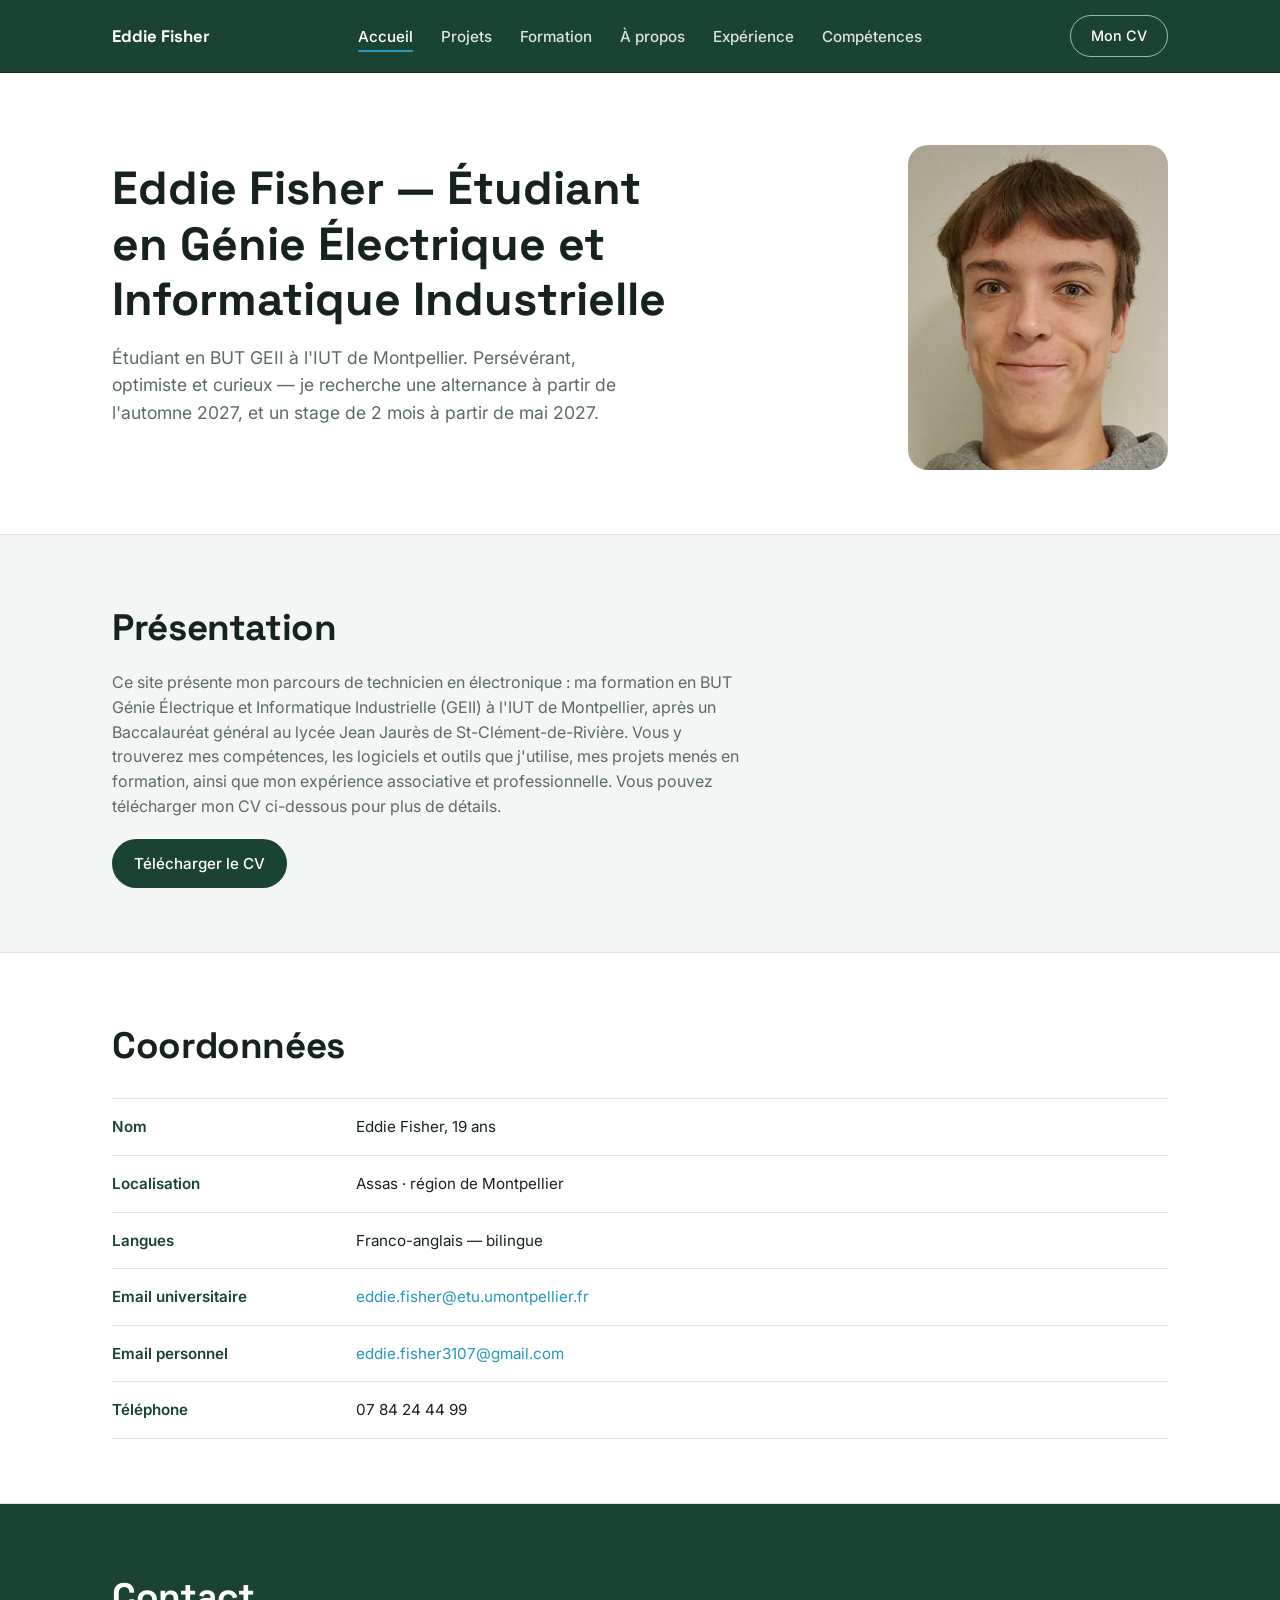
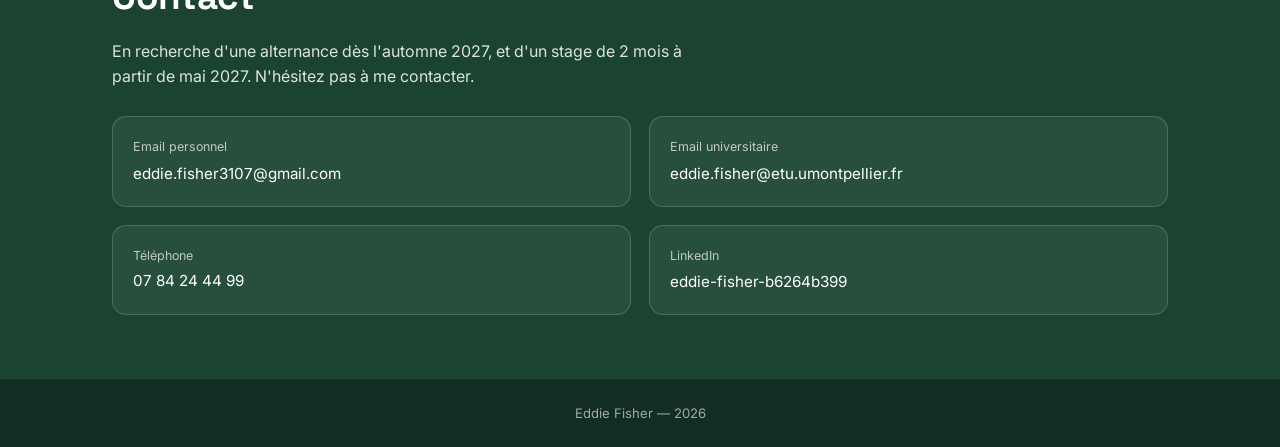
<file: index.html>
<!DOCTYPE html>
<html lang="fr">
<head>
<meta charset="UTF-8">
<meta name="viewport" content="width=device-width, initial-scale=1.0">
<title>Eddie Fisher — Génie Électrique &amp; Informatique Industrielle</title>
<meta name="description" content="Portfolio d'Eddie Fisher, étudiant en BUT GEII à l'IUT de Montpellier, en recherche d'alternance (automne 2027) et de stage de 2 mois (mai 2027).">
<!-- apercu-lien : aperçu affiché quand on partage le lien (LinkedIn, WhatsApp, etc.) -->
<meta property="og:type" content="website">
<meta property="og:locale" content="fr_FR">
<meta property="og:site_name" content="Eddie Fisher">
<meta property="og:title" content="Eddie Fisher — Étudiant en Génie Électrique et Informatique Industrielle">
<meta property="og:description" content="Portfolio d'Eddie Fisher, étudiant en BUT GEII à l'IUT de Montpellier, en recherche d'alternance (automne 2027) et de stage de 2 mois (mai 2027).">
<meta property="og:url" content="https://eddiefisher3107.github.io/">
<meta property="og:image" content="https://eddiefisher3107.github.io/assets/og-image.png">
<meta property="og:image:width" content="1200">
<meta property="og:image:height" content="630">
<meta property="og:image:alt" content="Eddie Fisher, étudiant en Génie Électrique et Informatique Industrielle">
<meta name="twitter:card" content="summary_large_image">
<!-- /apercu-lien -->
<link rel="preconnect" href="https://fonts.googleapis.com">
<link rel="preconnect" href="https://fonts.gstatic.com" crossorigin>
<link href="https://fonts.googleapis.com/css2?family=Space+Grotesk:wght@400;500;600;700&family=Inter:wght@400;500;600&display=swap" rel="stylesheet">
<link rel="icon" href="assets/favicon.ico">
<link rel="icon" type="image/png" href="assets/favicon-32.png">
<link rel="stylesheet" href="assets/style.css">
</head>
<body>
<header>
  <div class="wrap nav">
    <a class="brand" href="index.html">Eddie Fisher</a>
    <nav><ul id="navlist"><li><a href="index.html" class="active">Accueil</a></li><li><a href="projets.html">Projets</a></li><li><a href="formation.html">Formation</a></li><li><a href="qui-suis-je.html">À propos</a></li><li><a href="experience.html">Expérience</a></li><li><a href="competences.html">Compétences</a></li></ul></nav>
    <div style="display:flex;align-items:center;gap:14px">
      <a class="cv-btn" href="assets/CV_Eddie_Fisher.pdf" download>Mon CV</a>
      <button class="menu-btn" id="menuBtn" aria-label="Menu">☰</button>
    </div>
  </div>
</header>

<section class="hero" id="profil">
  <div class="wrap hero-inner">
    <div>
      <h1>Eddie Fisher — Étudiant en Génie Électrique et Informatique Industrielle</h1>
      <p class="tagline">Étudiant en BUT GEII à l'IUT de Montpellier. Persévérant, optimiste et curieux — je recherche une alternance à partir de l'automne 2027, et un stage de 2 mois à partir de mai 2027.</p>
    </div>
    <div class="photo-frame"><img src="assets/img/eddie.jpg" alt="Eddie Fisher"></div>
  </div>
</section>

<section class="block" id="presentation">
  <div class="wrap">
    <h2>Présentation</h2>
    <p class="lead">Ce site présente mon parcours de technicien en électronique : ma formation en BUT Génie Électrique et Informatique Industrielle (GEII) à l'IUT de Montpellier, après un Baccalauréat général au lycée Jean Jaurès de St-Clément-de-Rivière. Vous y trouverez mes compétences, les logiciels et outils que j'utilise, mes projets menés en formation, ainsi que mon expérience associative et professionnelle. Vous pouvez télécharger mon CV ci-dessous pour plus de détails.</p>
    <div class="btn-row" style="margin-top:20px">
      <a class="btn btn-primary" href="assets/CV_Eddie_Fisher.pdf" download>Télécharger le CV</a>
    </div>
  </div>
</section>

<section class="block alt" id="coordonnees">
  <div class="wrap">
    <h2>Coordonnées</h2>
    <dl class="info-list">
      <div class="info-row"><dt>Nom</dt><dd>Eddie Fisher, 19 ans</dd></div>
      <div class="info-row"><dt>Localisation</dt><dd>Assas · région de Montpellier</dd></div>
      <div class="info-row"><dt>Langues</dt><dd>Franco-anglais — bilingue</dd></div>
      <div class="info-row"><dt>Email universitaire</dt><dd><a href="mailto:eddie.fisher@etu.umontpellier.fr">eddie.fisher@etu.umontpellier.fr</a></dd></div>
      <div class="info-row"><dt>Email personnel</dt><dd><a href="mailto:eddie.fisher3107@gmail.com">eddie.fisher3107@gmail.com</a></dd></div>
      <div class="info-row"><dt>Téléphone</dt><dd>07 84 24 44 99</dd></div>
    </dl>
  </div>
</section>
<section class="block" id="contact">
  <div class="wrap">
    <h2>Contact</h2>
    <p style="opacity:.85;max-width:60ch">En recherche d'une alternance dès l'automne 2027, et d'un stage de 2 mois à partir de mai 2027. N'hésitez pas à me contacter.</p>
    <div class="contact-grid">
      <div class="c-card"><div class="label">Email personnel</div><a href="mailto:eddie.fisher3107@gmail.com">eddie.fisher3107@gmail.com</a></div>
      <div class="c-card"><div class="label">Email universitaire</div><a href="mailto:eddie.fisher@etu.umontpellier.fr">eddie.fisher@etu.umontpellier.fr</a></div>
      <div class="c-card"><div class="label">Téléphone</div><p>07 84 24 44 99</p></div>
      <div class="c-card"><div class="label">LinkedIn</div><a href="http://www.linkedin.com/in/eddie-fisher-b6264b399" target="_blank" rel="noopener">eddie-fisher-b6264b399</a></div>
    </div>
  </div>
</section>
<footer>Eddie Fisher — 2026</footer>
<script src="assets/main.js"></script>
</body>
</html>
</file>
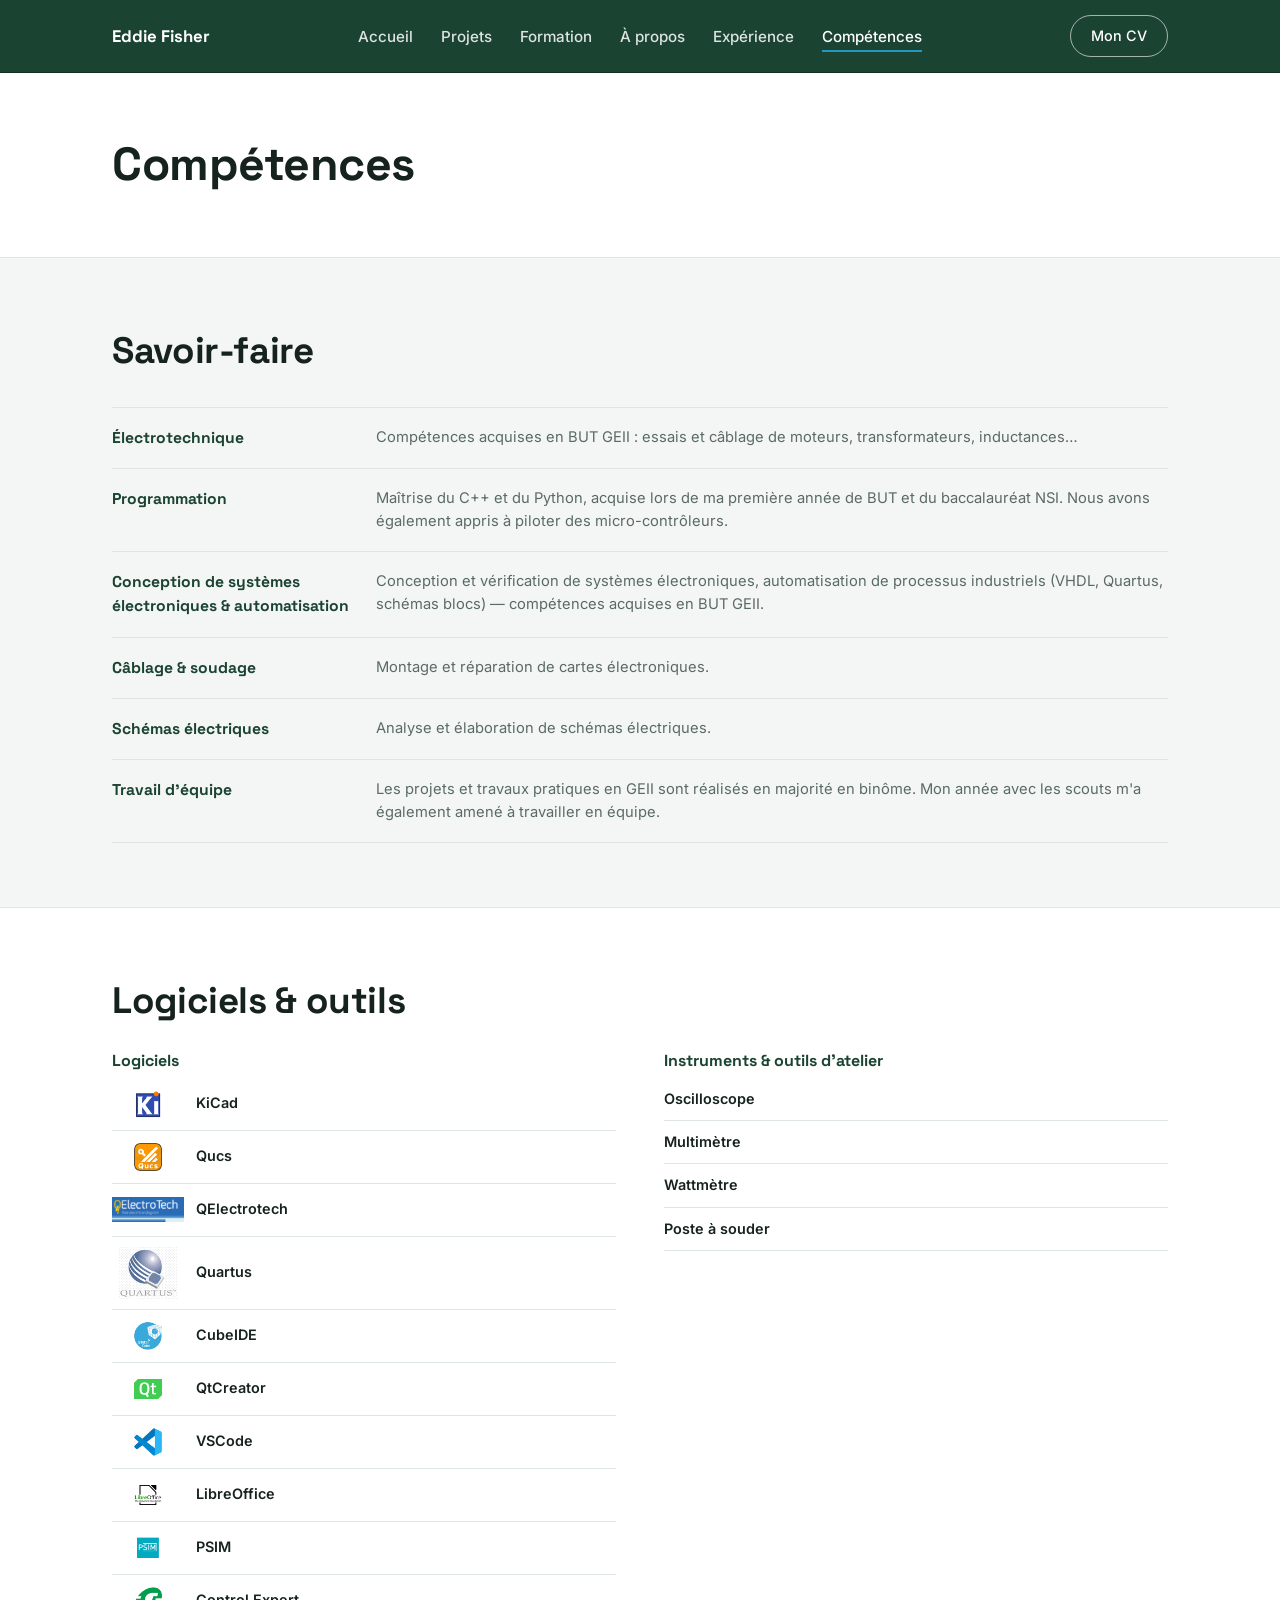
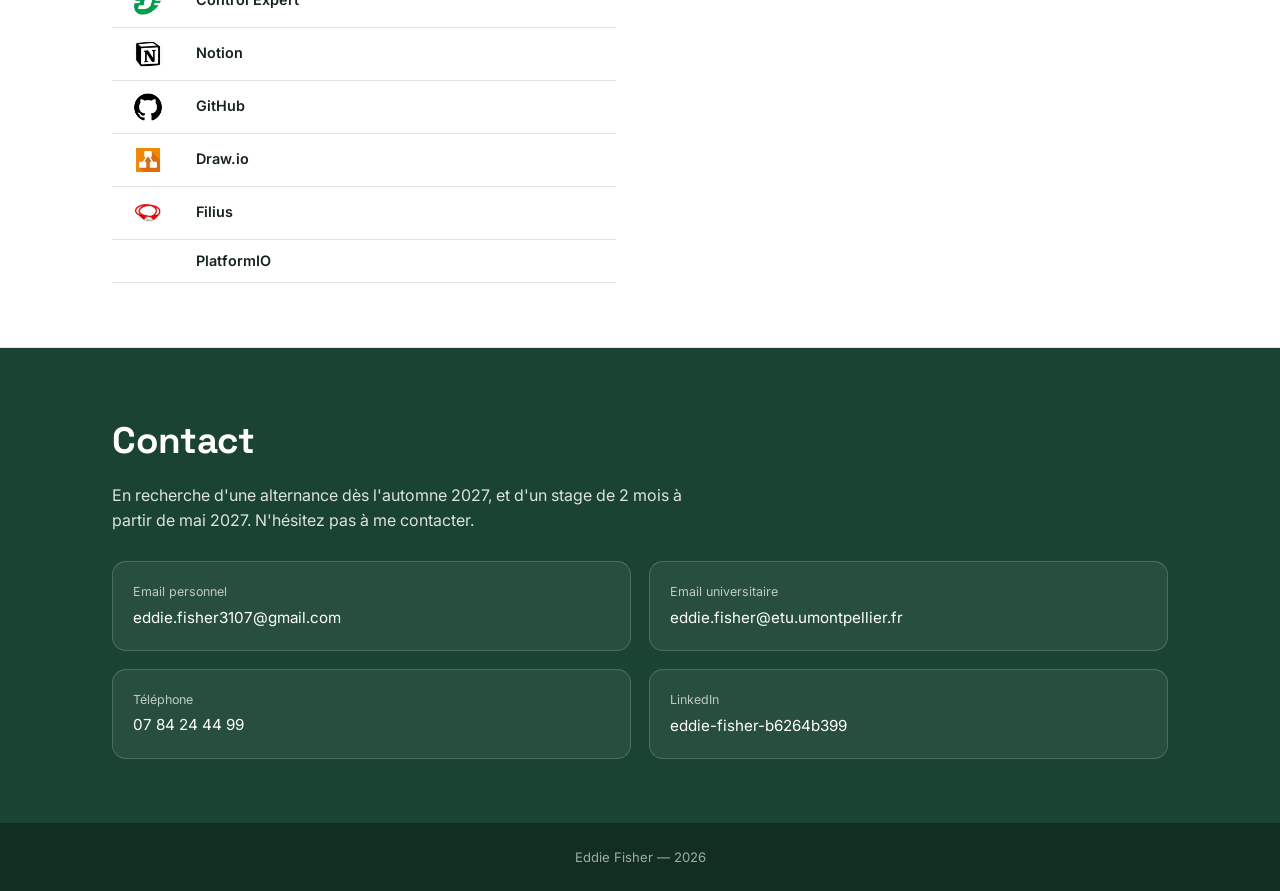
<file: competences.html>
<!DOCTYPE html>
<html lang="fr">
<head>
<meta charset="UTF-8">
<meta name="viewport" content="width=device-width, initial-scale=1.0">
<title>Compétences — Eddie Fisher</title>
<meta name="description" content="Compétences, logiciels et outils de mesure utilisés en BUT GEII.">
<!-- apercu-lien : aperçu affiché quand on partage le lien (LinkedIn, WhatsApp, etc.) -->
<meta property="og:type" content="website">
<meta property="og:locale" content="fr_FR">
<meta property="og:site_name" content="Eddie Fisher">
<meta property="og:title" content="Compétences — Eddie Fisher">
<meta property="og:description" content="Compétences, logiciels et outils de mesure utilisés en BUT GEII.">
<meta property="og:url" content="https://eddiefisher3107.github.io/competences.html">
<meta property="og:image" content="https://eddiefisher3107.github.io/assets/og-image.png">
<meta property="og:image:width" content="1200">
<meta property="og:image:height" content="630">
<meta property="og:image:alt" content="Eddie Fisher, étudiant en Génie Électrique et Informatique Industrielle">
<meta name="twitter:card" content="summary_large_image">
<!-- /apercu-lien -->
<link rel="preconnect" href="https://fonts.googleapis.com">
<link rel="preconnect" href="https://fonts.gstatic.com" crossorigin>
<link href="https://fonts.googleapis.com/css2?family=Space+Grotesk:wght@400;500;600;700&family=Inter:wght@400;500;600&display=swap" rel="stylesheet">
<link rel="icon" href="assets/favicon.ico">
<link rel="icon" type="image/png" href="assets/favicon-32.png">
<link rel="stylesheet" href="assets/style.css">
</head>
<body>
<header>
  <div class="wrap nav">
    <a class="brand" href="index.html">Eddie Fisher</a>
    <nav><ul id="navlist"><li><a href="index.html">Accueil</a></li><li><a href="projets.html">Projets</a></li><li><a href="formation.html">Formation</a></li><li><a href="qui-suis-je.html">À propos</a></li><li><a href="experience.html">Expérience</a></li><li><a href="competences.html" class="active">Compétences</a></li></ul></nav>
    <div style="display:flex;align-items:center;gap:14px">
      <a class="cv-btn" href="assets/CV_Eddie_Fisher.pdf" download>Mon CV</a>
      <button class="menu-btn" id="menuBtn" aria-label="Menu">☰</button>
    </div>
  </div>
</header>
<section class="page-head"><div class="wrap"><h1>Compétences</h1></div></section>
<section class="block"><div class="wrap">
  <h2>Savoir-faire</h2>
  <div class="comp-list"><div class="comp-row"><h3>Électrotechnique</h3><p>Compétences acquises en BUT GEII : essais et câblage de moteurs, transformateurs, inductances…</p></div><div class="comp-row"><h3>Programmation</h3><p>Maîtrise du C++ et du Python, acquise lors de ma première année de BUT et du baccalauréat NSI. Nous avons également appris à piloter des micro-contrôleurs.</p></div><div class="comp-row"><h3>Conception de systèmes électroniques &amp; automatisation</h3><p>Conception et vérification de systèmes électroniques, automatisation de processus industriels (VHDL, Quartus, schémas blocs) — compétences acquises en BUT GEII.</p></div><div class="comp-row"><h3>Câblage &amp; soudage</h3><p>Montage et réparation de cartes électroniques.</p></div><div class="comp-row"><h3>Schémas électriques</h3><p>Analyse et élaboration de schémas électriques.</p></div><div class="comp-row"><h3>Travail d'équipe</h3><p>Les projets et travaux pratiques en GEII sont réalisés en majorité en binôme. Mon année avec les scouts m'a également amené à travailler en équipe.</p></div></div>
</div></section>
<section class="block alt"><div class="wrap">
  <h2>Logiciels &amp; outils</h2>
  <div class="tool-cols">
    <div><h3>Logiciels</h3><ul class="tool-list logo-list">
      <li><img src="assets/img/logos/kicad.png" alt=""><b>KiCad</b></li>
      <li><img src="assets/img/logos/qucs.png" alt=""><b>Qucs</b></li>
      <li><img src="assets/img/logos/qelectrotech.png" alt=""><b>QElectrotech</b></li>
      <li><img class="logo-big" src="assets/img/logos/quartus.png" alt=""><b>Quartus</b></li>
      <li><img src="assets/img/logos/cubeide.png" alt=""><b>CubeIDE</b></li>
      <li><img src="assets/img/logos/qtcreator.png" alt=""><b>QtCreator</b></li>
      <li><img src="assets/img/logos/vscode.png" alt=""><b>VSCode</b></li>
      <li><img src="assets/img/logos/libreoffice.png" alt=""><b>LibreOffice</b></li>
      <li><img src="assets/img/logos/psim.png" alt=""><b>PSIM</b></li>
      <li><img src="assets/img/logos/ctrlexpert.png" alt=""><b>Control Expert</b></li>
      <li><img src="assets/img/logos/notion.png" alt=""><b>Notion</b></li>
      <li><img src="assets/img/logos/github.png" alt=""><b>GitHub</b></li>
      <li><img src="assets/img/logos/drawio.png" alt=""><b>Draw.io</b></li>
      <li><img src="assets/img/logos/filius.png" alt=""><b>Filius</b></li>
      <li><span class="logo-spacer"></span><b>PlatformIO</b></li>
    </ul></div>
    <div><h3>Instruments &amp; outils d'atelier</h3><ul class="tool-list"><li><b>Oscilloscope</b></li><li><b>Multimètre</b></li><li><b>Wattmètre</b></li><li><b>Poste à souder</b></li></ul></div>
  </div>
</div></section>
<section class="block" id="contact">
  <div class="wrap">
    <h2>Contact</h2>
    <p style="opacity:.85;max-width:60ch">En recherche d'une alternance dès l'automne 2027, et d'un stage de 2 mois à partir de mai 2027. N'hésitez pas à me contacter.</p>
    <div class="contact-grid">
      <div class="c-card"><div class="label">Email personnel</div><a href="mailto:eddie.fisher3107@gmail.com">eddie.fisher3107@gmail.com</a></div>
      <div class="c-card"><div class="label">Email universitaire</div><a href="mailto:eddie.fisher@etu.umontpellier.fr">eddie.fisher@etu.umontpellier.fr</a></div>
      <div class="c-card"><div class="label">Téléphone</div><p>07 84 24 44 99</p></div>
      <div class="c-card"><div class="label">LinkedIn</div><a href="http://www.linkedin.com/in/eddie-fisher-b6264b399" target="_blank" rel="noopener">eddie-fisher-b6264b399</a></div>
    </div>
  </div>
</section>
<footer>Eddie Fisher — 2026</footer>
<script src="assets/main.js"></script>
</body>
</html>
</file>
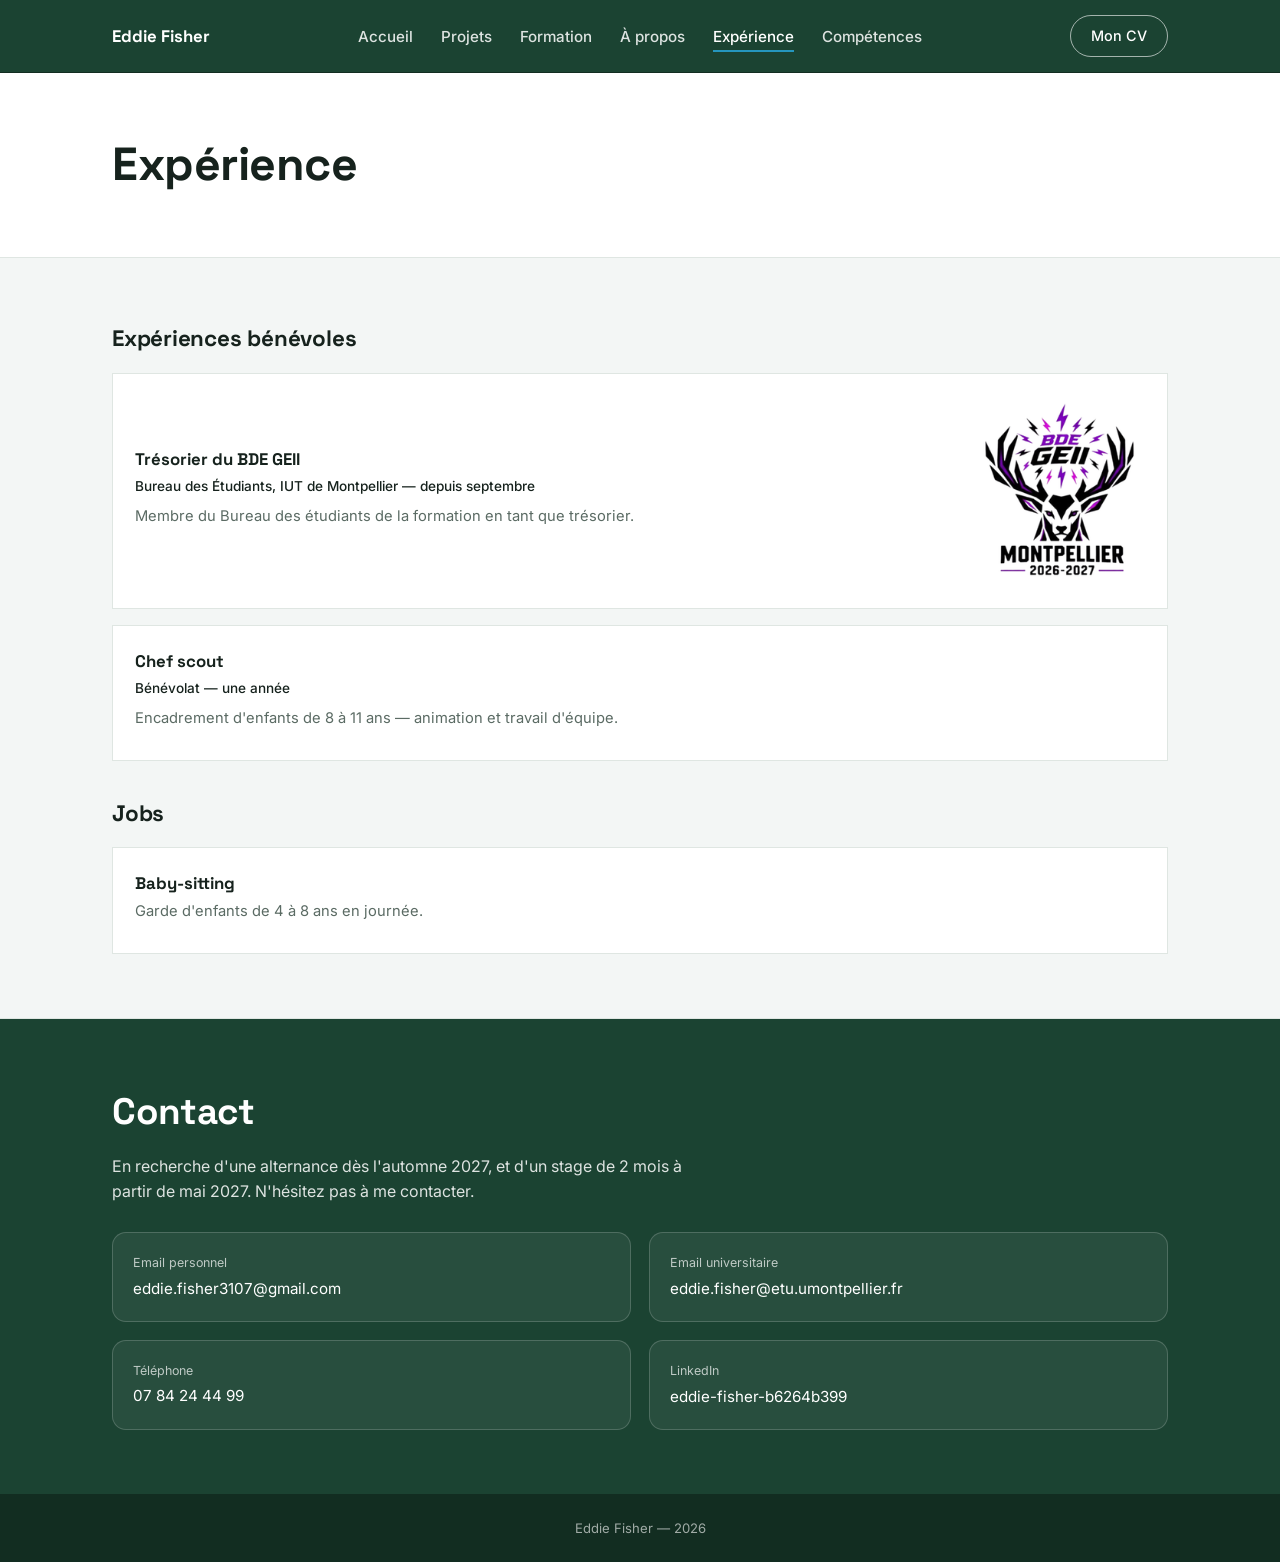
<file: experience.html>
<!DOCTYPE html>
<html lang="fr">
<head>
<meta charset="UTF-8">
<meta name="viewport" content="width=device-width, initial-scale=1.0">
<title>Expérience — Eddie Fisher</title>
<meta name="description" content="Expérience associative et professionnelle d'Eddie Fisher.">
<!-- apercu-lien : aperçu affiché quand on partage le lien (LinkedIn, WhatsApp, etc.) -->
<meta property="og:type" content="website">
<meta property="og:locale" content="fr_FR">
<meta property="og:site_name" content="Eddie Fisher">
<meta property="og:title" content="Expérience — Eddie Fisher">
<meta property="og:description" content="Expérience associative et professionnelle d'Eddie Fisher.">
<meta property="og:url" content="https://eddiefisher3107.github.io/experience.html">
<meta property="og:image" content="https://eddiefisher3107.github.io/assets/og-image.png">
<meta property="og:image:width" content="1200">
<meta property="og:image:height" content="630">
<meta property="og:image:alt" content="Eddie Fisher, étudiant en Génie Électrique et Informatique Industrielle">
<meta name="twitter:card" content="summary_large_image">
<!-- /apercu-lien -->
<link rel="preconnect" href="https://fonts.googleapis.com">
<link rel="preconnect" href="https://fonts.gstatic.com" crossorigin>
<link href="https://fonts.googleapis.com/css2?family=Space+Grotesk:wght@400;500;600;700&family=Inter:wght@400;500;600&display=swap" rel="stylesheet">
<link rel="icon" href="assets/favicon.ico">
<link rel="icon" type="image/png" href="assets/favicon-32.png">
<link rel="stylesheet" href="assets/style.css">
</head>
<body>
<header>
  <div class="wrap nav">
    <a class="brand" href="index.html">Eddie Fisher</a>
    <nav><ul id="navlist"><li><a href="index.html">Accueil</a></li><li><a href="projets.html">Projets</a></li><li><a href="formation.html">Formation</a></li><li><a href="qui-suis-je.html">À propos</a></li><li><a href="experience.html" class="active">Expérience</a></li><li><a href="competences.html">Compétences</a></li></ul></nav>
    <div style="display:flex;align-items:center;gap:14px">
      <a class="cv-btn" href="assets/CV_Eddie_Fisher.pdf" download>Mon CV</a>
      <button class="menu-btn" id="menuBtn" aria-label="Menu">☰</button>
    </div>
  </div>
</header>
<section class="page-head"><div class="wrap"><h1>Expérience</h1></div></section>
<section class="block"><div class="wrap">
  <div class="detail-block" style="margin-top:0"><h2>Expériences bénévoles</h2>
    <div class="tl">
      <div class="tl-item has-photo has-logo"><div><h3>Trésorier du BDE GEII</h3><div class="meta">Bureau des Étudiants, IUT de Montpellier — depuis septembre</div><p>Membre du Bureau des étudiants de la formation en tant que trésorier.</p></div><img class="tl-photo" src="assets/img/bde-geii.png" alt="Logo du BDE GEII Montpellier 2026-2027"></div>
      <div class="tl-item"><h3>Chef scout</h3><div class="meta">Bénévolat — une année</div><p>Encadrement d'enfants de 8 à 11 ans — animation et travail d'équipe.</p></div>
    </div></div>
  <div class="detail-block"><h2>Jobs</h2>
    <div class="tl">
      <div class="tl-item"><h3>Baby-sitting</h3><p>Garde d'enfants de 4 à 8 ans en journée.</p></div>
    </div></div>
</div></section>
<section class="block" id="contact">
  <div class="wrap">
    <h2>Contact</h2>
    <p style="opacity:.85;max-width:60ch">En recherche d'une alternance dès l'automne 2027, et d'un stage de 2 mois à partir de mai 2027. N'hésitez pas à me contacter.</p>
    <div class="contact-grid">
      <div class="c-card"><div class="label">Email personnel</div><a href="mailto:eddie.fisher3107@gmail.com">eddie.fisher3107@gmail.com</a></div>
      <div class="c-card"><div class="label">Email universitaire</div><a href="mailto:eddie.fisher@etu.umontpellier.fr">eddie.fisher@etu.umontpellier.fr</a></div>
      <div class="c-card"><div class="label">Téléphone</div><p>07 84 24 44 99</p></div>
      <div class="c-card"><div class="label">LinkedIn</div><a href="http://www.linkedin.com/in/eddie-fisher-b6264b399" target="_blank" rel="noopener">eddie-fisher-b6264b399</a></div>
    </div>
  </div>
</section>
<footer>Eddie Fisher — 2026</footer>
<script src="assets/main.js"></script>
</body>
</html>
</file>
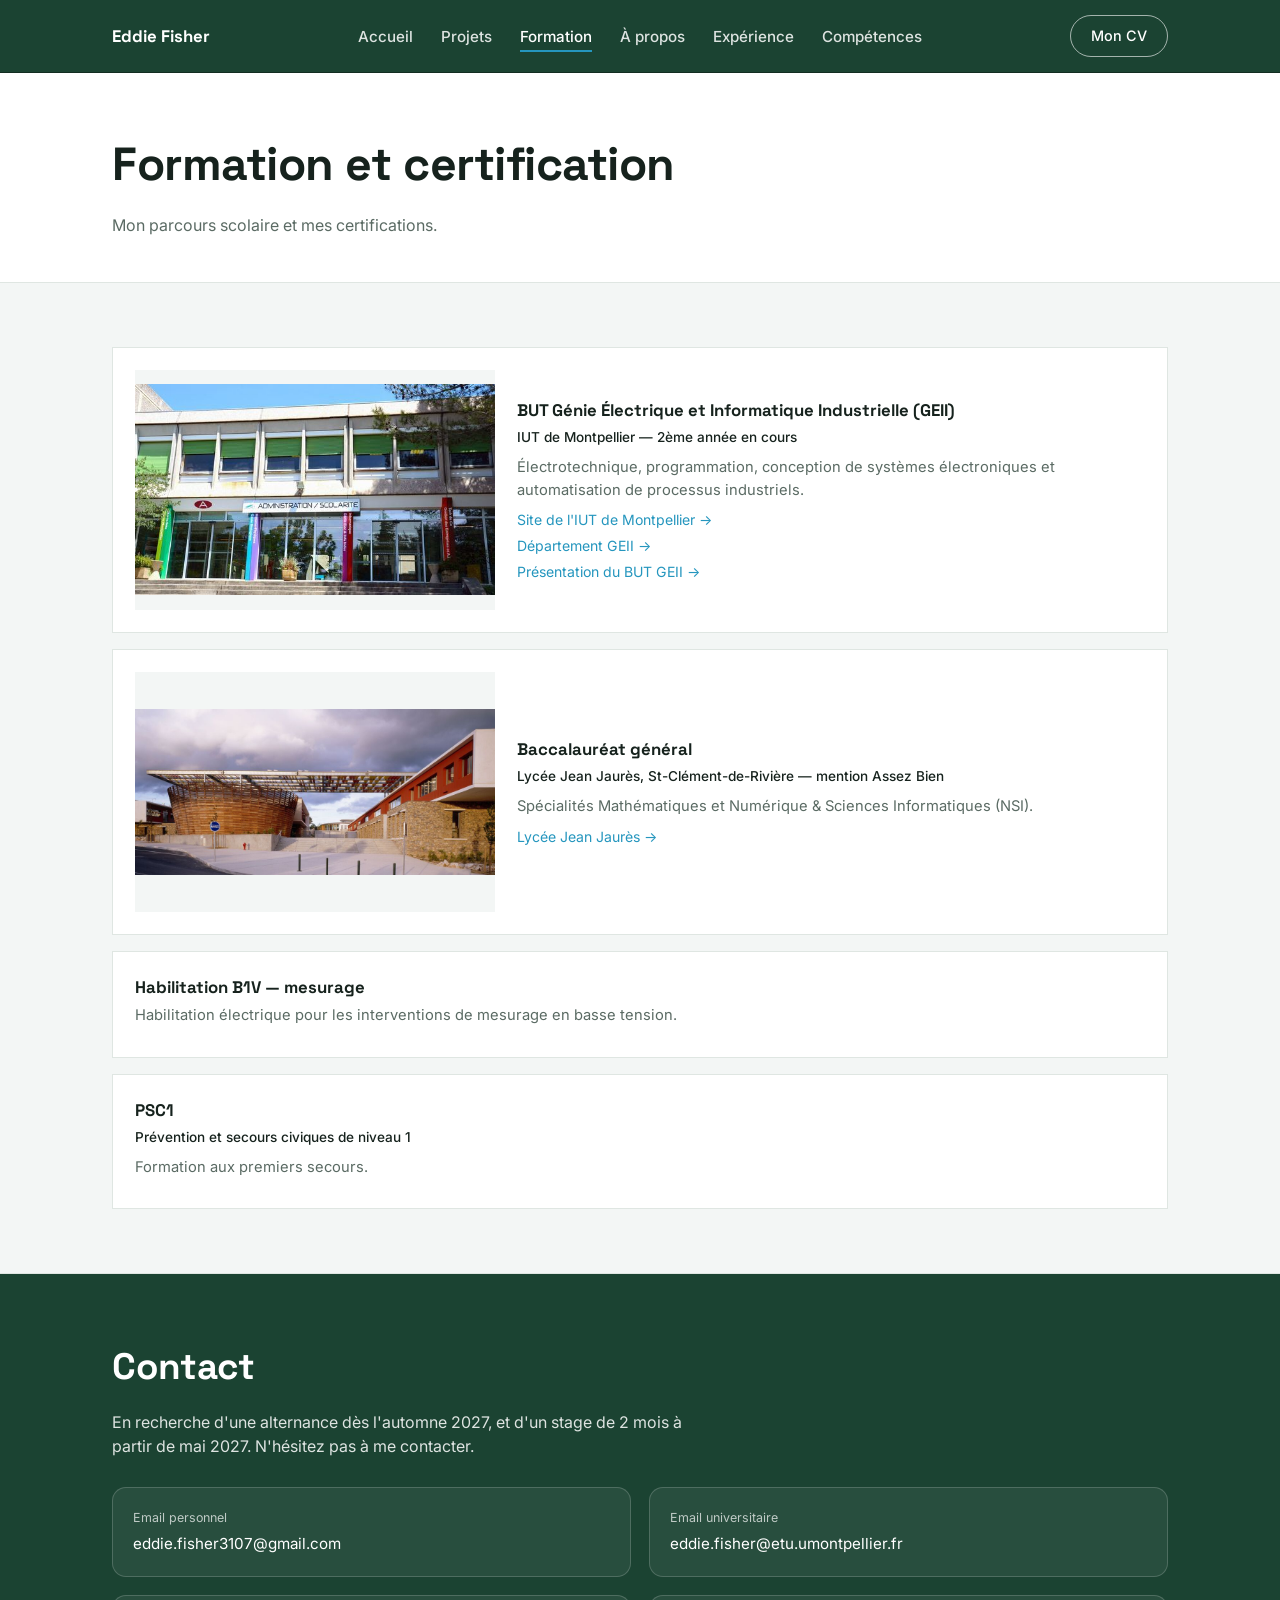
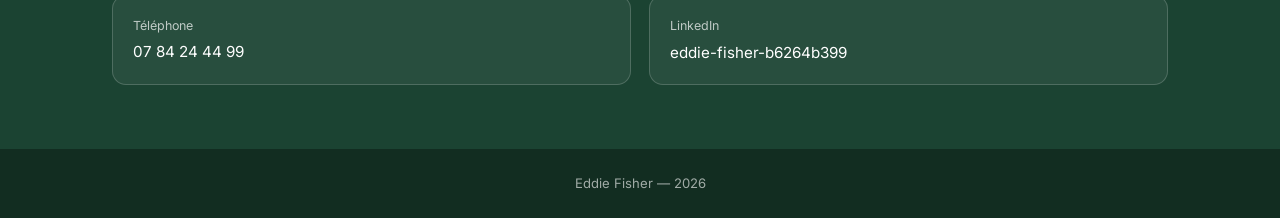
<file: formation.html>
<!DOCTYPE html>
<html lang="fr">
<head>
<meta charset="UTF-8">
<meta name="viewport" content="width=device-width, initial-scale=1.0">
<title>Formation et certification — Eddie Fisher</title>
<meta name="description" content="Formation, diplômes et certifications d'Eddie Fisher.">
<!-- apercu-lien : aperçu affiché quand on partage le lien (LinkedIn, WhatsApp, etc.) -->
<meta property="og:type" content="website">
<meta property="og:locale" content="fr_FR">
<meta property="og:site_name" content="Eddie Fisher">
<meta property="og:title" content="Formation et certification — Eddie Fisher">
<meta property="og:description" content="Formation, diplômes et certifications d'Eddie Fisher.">
<meta property="og:url" content="https://eddiefisher3107.github.io/formation.html">
<meta property="og:image" content="https://eddiefisher3107.github.io/assets/og-image.png">
<meta property="og:image:width" content="1200">
<meta property="og:image:height" content="630">
<meta property="og:image:alt" content="Eddie Fisher, étudiant en Génie Électrique et Informatique Industrielle">
<meta name="twitter:card" content="summary_large_image">
<!-- /apercu-lien -->
<link rel="preconnect" href="https://fonts.googleapis.com">
<link rel="preconnect" href="https://fonts.gstatic.com" crossorigin>
<link href="https://fonts.googleapis.com/css2?family=Space+Grotesk:wght@400;500;600;700&family=Inter:wght@400;500;600&display=swap" rel="stylesheet">
<link rel="icon" href="assets/favicon.ico">
<link rel="icon" type="image/png" href="assets/favicon-32.png">
<link rel="stylesheet" href="assets/style.css">
</head>
<body>
<header>
  <div class="wrap nav">
    <a class="brand" href="index.html">Eddie Fisher</a>
    <nav><ul id="navlist"><li><a href="index.html">Accueil</a></li><li><a href="projets.html">Projets</a></li><li><a href="formation.html" class="active">Formation</a></li><li><a href="qui-suis-je.html">À propos</a></li><li><a href="experience.html">Expérience</a></li><li><a href="competences.html">Compétences</a></li></ul></nav>
    <div style="display:flex;align-items:center;gap:14px">
      <a class="cv-btn" href="assets/CV_Eddie_Fisher.pdf" download>Mon CV</a>
      <button class="menu-btn" id="menuBtn" aria-label="Menu">☰</button>
    </div>
  </div>
</header>
<section class="page-head"><div class="wrap"><h1>Formation et certification</h1><p>Mon parcours scolaire et mes certifications.</p></div></section>
<section class="block"><div class="wrap">
  <div class="tl" style="margin-top:0">
    <div class="tl-item has-photo photo-left"><div><h3>BUT Génie Électrique et Informatique Industrielle (GEII)</h3><div class="meta">IUT de Montpellier — 2ème année en cours</div>
      <p>Électrotechnique, programmation, conception de systèmes électroniques et automatisation de processus industriels.</p>
      <div class="links"><a href="https://iut-montpellier-sete.edu.umontpellier.fr/" target="_blank" rel="noopener">Site de l'IUT de Montpellier →</a><a href="https://iutgeii.umontpellier.fr/" target="_blank" rel="noopener">Département GEII →</a><a href="https://formations-en.umontpellier.fr/fr/formations/but-bachelor-universitaire-de-technologie-BC/b-u-t-genie-electrique-et-informatique-industrielle-KK58PAC1.html" target="_blank" rel="noopener">Présentation du BUT GEII →</a></div></div><img class="tl-photo" src="assets/img/lycee-jean-jaures.jpg" alt="Campus IUT de Montpellier - Sète"></div>
    <div class="tl-item has-photo photo-left"><div><h3>Baccalauréat général</h3><div class="meta">Lycée Jean Jaurès, St-Clément-de-Rivière — mention Assez Bien</div>
      <p>Spécialités Mathématiques et Numérique &amp; Sciences Informatiques (NSI).</p>
      <div class="links"><a href="https://jean-jaures-saint-clement-de-riviere.mon-ent-occitanie.fr/" target="_blank" rel="noopener">Lycée Jean Jaurès →</a></div></div><img class="tl-photo" src="assets/img/iut-montpellier.jpg" alt="Lycée Jean Jaurès"></div>
    <div class="tl-item"><h3>Habilitation B1V — mesurage</h3><p>Habilitation électrique pour les interventions de mesurage en basse tension.</p></div>
    <div class="tl-item"><h3>PSC1</h3><div class="meta">Prévention et secours civiques de niveau 1</div><p>Formation aux premiers secours.</p></div>
  </div>
</div></section>
<section class="block" id="contact">
  <div class="wrap">
    <h2>Contact</h2>
    <p style="opacity:.85;max-width:60ch">En recherche d'une alternance dès l'automne 2027, et d'un stage de 2 mois à partir de mai 2027. N'hésitez pas à me contacter.</p>
    <div class="contact-grid">
      <div class="c-card"><div class="label">Email personnel</div><a href="mailto:eddie.fisher3107@gmail.com">eddie.fisher3107@gmail.com</a></div>
      <div class="c-card"><div class="label">Email universitaire</div><a href="mailto:eddie.fisher@etu.umontpellier.fr">eddie.fisher@etu.umontpellier.fr</a></div>
      <div class="c-card"><div class="label">Téléphone</div><p>07 84 24 44 99</p></div>
      <div class="c-card"><div class="label">LinkedIn</div><a href="http://www.linkedin.com/in/eddie-fisher-b6264b399" target="_blank" rel="noopener">eddie-fisher-b6264b399</a></div>
    </div>
  </div>
</section>
<footer>Eddie Fisher — 2026</footer>
<script src="assets/main.js"></script>
</body>
</html>
</file>
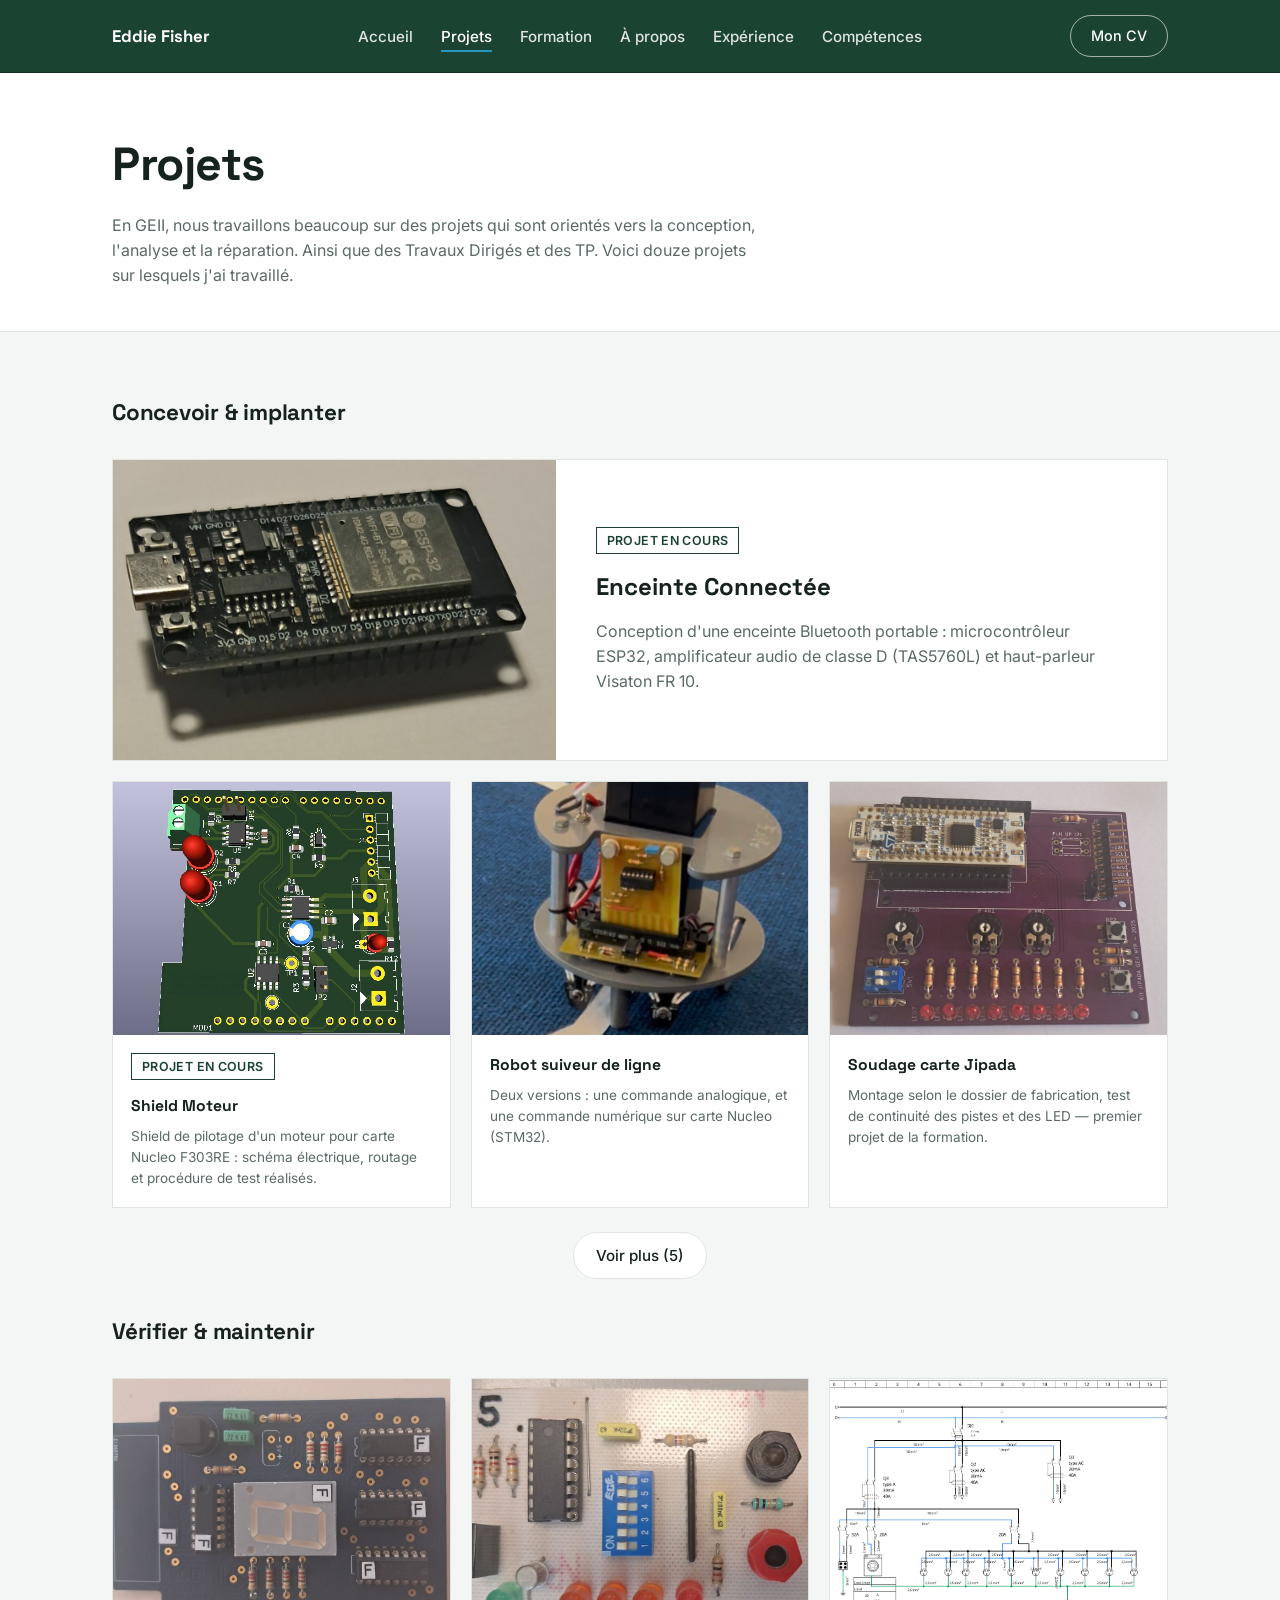
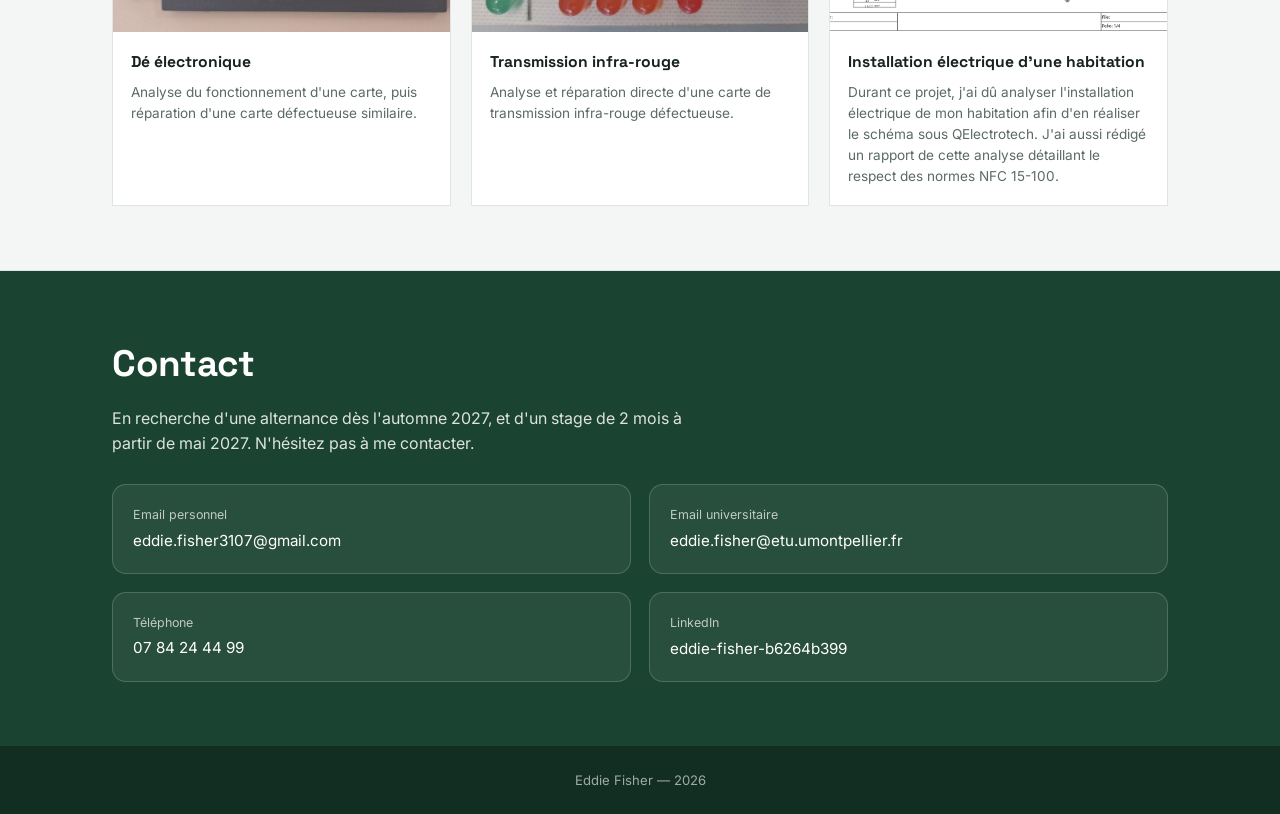
<file: projets.html>
<!DOCTYPE html>
<html lang="fr">
<head>
<meta charset="UTF-8">
<meta name="viewport" content="width=device-width, initial-scale=1.0">
<title>Projets — Eddie Fisher</title>
<meta name="description" content="Projets menés en BUT GEII : conception, analyse et réparation de cartes électroniques.">
<!-- apercu-lien : aperçu affiché quand on partage le lien (LinkedIn, WhatsApp, etc.) -->
<meta property="og:type" content="website">
<meta property="og:locale" content="fr_FR">
<meta property="og:site_name" content="Eddie Fisher">
<meta property="og:title" content="Projets — Eddie Fisher">
<meta property="og:description" content="Projets menés en BUT GEII : conception, analyse et réparation de cartes électroniques.">
<meta property="og:url" content="https://eddiefisher3107.github.io/projets.html">
<meta property="og:image" content="https://eddiefisher3107.github.io/assets/og-image.png">
<meta property="og:image:width" content="1200">
<meta property="og:image:height" content="630">
<meta property="og:image:alt" content="Eddie Fisher, étudiant en Génie Électrique et Informatique Industrielle">
<meta name="twitter:card" content="summary_large_image">
<!-- /apercu-lien -->
<link rel="preconnect" href="https://fonts.googleapis.com">
<link rel="preconnect" href="https://fonts.gstatic.com" crossorigin>
<link href="https://fonts.googleapis.com/css2?family=Space+Grotesk:wght@400;500;600;700&family=Inter:wght@400;500;600&display=swap" rel="stylesheet">
<link rel="icon" href="assets/favicon.ico">
<link rel="icon" type="image/png" href="assets/favicon-32.png">
<link rel="stylesheet" href="assets/style.css">
</head>
<body>
<header>
  <div class="wrap nav">
    <a class="brand" href="index.html">Eddie Fisher</a>
    <nav><ul id="navlist"><li><a href="index.html">Accueil</a></li><li><a href="projets.html" class="active">Projets</a></li><li><a href="formation.html">Formation</a></li><li><a href="qui-suis-je.html">À propos</a></li><li><a href="experience.html">Expérience</a></li><li><a href="competences.html">Compétences</a></li></ul></nav>
    <div style="display:flex;align-items:center;gap:14px">
      <a class="cv-btn" href="assets/CV_Eddie_Fisher.pdf" download>Mon CV</a>
      <button class="menu-btn" id="menuBtn" aria-label="Menu">☰</button>
    </div>
  </div>
</header>
<section class="page-head"><div class="wrap"><h1>Projets</h1><p>En GEII, nous travaillons beaucoup sur des projets qui sont orientés vers la conception, l'analyse et la réparation. Ainsi que des Travaux Dirigés et des TP. Voici douze projets sur lesquels j'ai travaillé.</p></div></section>
<section class="block"><div class="wrap">
  <div class="detail-block" style="margin-top:0"><h2>Concevoir &amp; implanter</h2>
    <div class="proj-grid">
      <div class="proj-card featured" data-idx="0" tabindex="0" role="button" aria-haspopup="dialog"><div class="thumb"><img src="assets/img/enceinte-esp32.jpg" alt="Carte ESP32 de l'enceinte connectée" loading="lazy"></div><div class="proj-body"><span class="proj-status">Projet en cours</span><h3>Enceinte Connectée</h3><p>Conception d'une enceinte Bluetooth portable : microcontrôleur ESP32, amplificateur audio de classe D (TAS5760L) et haut-parleur Visaton FR 10.</p></div></div>
      <div class="proj-card" data-idx="1" tabindex="0" role="button" aria-haspopup="dialog"><div class="thumb"><img src="assets/img/shield-moteur-pcb.jpg" alt="Circuit imprimé du Shield Moteur" loading="lazy"></div><div class="proj-body"><span class="proj-status">Projet en cours</span><h3>Shield Moteur</h3><p>Shield de pilotage d'un moteur pour carte Nucleo F303RE : schéma électrique, routage et procédure de test réalisés.</p></div></div>
      <div class="proj-card" data-idx="2" tabindex="0" role="button" aria-haspopup="dialog"><div class="thumb"><img src="assets/img/robot-suiveur.jpg" alt="Robot suiveur de ligne" loading="lazy"></div><div class="proj-body"><h3>Robot suiveur de ligne</h3><p>Deux versions : une commande analogique, et une commande numérique sur carte Nucleo (STM32).</p></div></div>
      <div class="proj-card" data-idx="3" tabindex="0" role="button" aria-haspopup="dialog"><div class="thumb"><img src="assets/img/jipada.jpg" alt="Soudage carte Jipada" loading="lazy"></div><div class="proj-body"><h3>Soudage carte Jipada</h3><p>Montage selon le dossier de fabrication, test de continuité des pistes et des LED — premier projet de la formation.</p></div></div>
      <div class="proj-card" data-idx="4" tabindex="0" role="button" aria-haspopup="dialog"><div class="thumb"><img src="assets/img/trackeur.jpg" alt="Tracker" loading="lazy"></div><div class="proj-body"><h3>Tracker</h3><p>Carte suivant une source lumineuse via un moteur pas à pas : analyse électronique, programmation puis présentation du fonctionnement.</p></div></div>
      <div class="proj-card" data-idx="5" tabindex="0" role="button" aria-haspopup="dialog"><div class="thumb"><img src="assets/img/de10-lite.jpg" alt="Carte Altera DE10-Lite" loading="lazy"></div><div class="proj-body"><h3>Transmission d'un mot de 4 bits</h3><p>Simulation d'une erreur de transmission et correction par code de Hamming, sur une carte Altera DE10-Lite.</p></div></div>
      <div class="proj-card" data-idx="6" tabindex="0" role="button" aria-haspopup="dialog"><div class="thumb"><img src="assets/img/pt100-photo.jpg" alt="Carte fille du capteur PT100 branchée sur la carte Jipada" loading="lazy"></div><div class="proj-body"><h3>Capteur de température PT100</h3><p>Conception d'un montage de mesure autour d'une sonde PT100, sous KiCad.</p></div></div>
      <div class="proj-card" data-idx="7" tabindex="0" role="button" aria-haspopup="dialog"><div class="thumb"><img src="assets/img/malaxeur.jpg" alt="Commande de malaxeur" loading="lazy"></div><div class="proj-body"><h3>Commande de malaxeur</h3><p>Interface de commande de la vitesse, du sens de rotation et de la position d'arrêt, sous Control Expert.</p></div></div>
      <div class="proj-card" data-idx="8" tabindex="0" role="button" aria-haspopup="dialog"><div class="thumb"><img src="assets/img/testeur-batterie.png" alt="Testeur de batterie" loading="lazy"></div><div class="proj-body"><h3>Testeur de batterie</h3><p>Réalisé avec Youri Figuié : conception d'un circuit capable d'indiquer le niveau d'une batterie via trois LED de couleurs différentes, avec un seuil intermédiaire réglable par potentiomètre.</p></div></div>
    </div></div>
  <div class="detail-block"><h2>Vérifier &amp; maintenir</h2>
    <div class="proj-grid">
      <div class="proj-card" data-idx="9" tabindex="0" role="button" aria-haspopup="dialog"><div class="thumb"><img src="assets/img/de-electronique-v2.jpg" alt="Dé électronique" loading="lazy"></div><div class="proj-body"><h3>Dé électronique</h3><p>Analyse du fonctionnement d'une carte, puis réparation d'une carte défectueuse similaire.</p></div></div>
      <div class="proj-card" data-idx="10" tabindex="0" role="button" aria-haspopup="dialog"><div class="thumb"><img src="assets/img/recepteur-ir.jpg" alt="Transmission infra-rouge" loading="lazy"></div><div class="proj-body"><h3>Transmission infra-rouge</h3><p>Analyse et réparation directe d'une carte de transmission infra-rouge défectueuse.</p></div></div>
      <div class="proj-card" data-idx="11" tabindex="0" role="button" aria-haspopup="dialog"><div class="thumb"><img src="assets/img/schema-habitation-1.png" alt="Schéma électrique de l'habitation" loading="lazy"></div><div class="proj-body"><h3>Installation électrique d'une habitation</h3><p>Durant ce projet, j'ai dû analyser l'installation électrique de mon habitation afin d'en réaliser le schéma sous QElectrotech. J'ai aussi rédigé un rapport de cette analyse détaillant le respect des normes NFC 15-100.</p></div></div>
    </div></div>
</div></section>
<section class="block" id="contact">
  <div class="wrap">
    <h2>Contact</h2>
    <p style="opacity:.85;max-width:60ch">En recherche d'une alternance dès l'automne 2027, et d'un stage de 2 mois à partir de mai 2027. N'hésitez pas à me contacter.</p>
    <div class="contact-grid">
      <div class="c-card"><div class="label">Email personnel</div><a href="mailto:eddie.fisher3107@gmail.com">eddie.fisher3107@gmail.com</a></div>
      <div class="c-card"><div class="label">Email universitaire</div><a href="mailto:eddie.fisher@etu.umontpellier.fr">eddie.fisher@etu.umontpellier.fr</a></div>
      <div class="c-card"><div class="label">Téléphone</div><p>07 84 24 44 99</p></div>
      <div class="c-card"><div class="label">LinkedIn</div><a href="http://www.linkedin.com/in/eddie-fisher-b6264b399" target="_blank" rel="noopener">eddie-fisher-b6264b399</a></div>
    </div>
  </div>
</section>
<div class="modal-overlay" id="projModal" aria-hidden="true">
  <div class="modal" role="dialog" aria-modal="true" aria-labelledby="modalTitle">
    <button class="modal-close" id="modalClose" aria-label="Fermer">×</button>
    <div class="modal-top">
      <div class="modal-photo" id="modalPhoto">
        <div class="modal-photo-track" id="modalPhotoTrack"></div>
        <div class="modal-photo-empty" id="modalEmpty" style="display:none">Photo à venir</div>
        <button class="modal-nav prev" id="modalPrev" aria-label="Photo précédente">‹</button>
        <button class="modal-nav next" id="modalNext" aria-label="Photo suivante">›</button>
        <div class="modal-dots" id="modalDots"></div>
      </div>
      <div class="modal-resume">
        <h3 id="modalTitle"></h3>
        <div id="modalResume"></div>
      </div>
    </div>
    <div class="modal-bottom" style="grid-template-columns:1fr">
      <div><span class="modal-label">Outils utilisés</span><div class="modal-tagcloud" id="modalTools"></div></div>
    </div>
  </div>
</div>
<div class="lightbox" id="lightbox" aria-hidden="true"><img id="lightboxImg" alt=""></div>
<footer>Eddie Fisher — 2026</footer>
<script src="assets/main.js"></script>
<script>
// Nombre de projets visibles par section avant le bouton « Voir plus ».
// (le grand projet mis en avant n'est pas compté). Mets 4 pour en afficher 4.
const VISIBLE_PER_SECTION = 3;

// =====================================================================
//  CONTENU DES FENÊTRES DE PROJET (pop-ups)
//  Pour modifier un texte : change la ligne  resume: "..."  du projet.
//  - "\n\n" dans un texte = nouveau paragraphe
//  - images : liste de photos (plusieurs photos = carrousel)
//  - tools  : liste des outils affichés sous "Outils utilisés"
//  - competences : pas encore affiché sur le site (réservé pour plus tard)
//  L'ordre ci-dessous doit rester le même que celui des cartes de la page.
// =====================================================================
const PROJECTS = [
  // ---- Projet 1 : Enceinte Connectée
  {
    title: "Enceinte Connectée",
    images: ["assets/img/enceinte-esp32.jpg"],
    resume:
      "Projet en cours, réalisé avec Sebastian Dumoulin-Gutierrez : conception d'une enceinte Bluetooth portable.\n\nMicrocontrôleur : une ESP32-WROOM-32, choisie pour son Bluetooth classique (le Bluetooth Low Energy d'une carte Arduino ESP32 ne convenait pas à notre application). Le signal audio est reçu grâce à la bibliothèque A2DP.\n\nAmplification : un amplificateur audio de classe D, pour son meilleur rendement (les MOSFET fonctionnent en commutation et non en linéaire). Nous avons retenu le TAS5760L de Texas Instruments (entrée I2S), monté en PBTL mono pour un seul haut-parleur.\n\nHaut-parleur : un Visaton FR 10 (4 Ω, 30 W), bien au-dessus des 14 W maximum du driver.\n\nAlimentation : une batterie rechargeable, avec les protections reprises du projet Shield du moteur (protection contre l'inversion de polarité par MOSFET, mesure de la tension par le microcontrôleur, LED de contrôle), auxquelles s'ajoutent un fusible et un interrupteur.",
    tools: ["VSCode", "PlatformIO"],
    competences: [],
  },
  // ---- Projet 2 : Shield Moteur
  {
    title: "Shield Moteur",
    images: ["assets/img/shield-moteur-pcb.jpg"],
    resume:
      "Projet en cours, réalisé en binôme avec Youri Figuié : conception d'un shield (carte d'extension) permettant de piloter un moteur à partir d'une carte Nucleo F303RE.\n\nÀ ce jour, nous avons établi le schéma électrique (choix des composants), réalisé le routage du circuit imprimé et rédigé la procédure de test.\n\nL'empreinte des connexions de puissance est en cours de correction (1,5 mm au lieu de 1 mm) afin de supporter le courant appelé par le moteur ; un routage corrigé remplacera celui-ci.\n\nÉtapes à venir : réalisation et soudage de la carte, puis tests à l'oscilloscope et au multimètre.",
    tools: ["KiCad", "Draw.io", "LibreOffice"],
    competences: [],
  },
  // ---- Projet 3 : Robot suiveur de ligne
  {
    title: "Robot suiveur de ligne",
    images: ["assets/img/robot-suiveur.jpg"],
    resume:
      "L'objectif était de concevoir un système capable de piloter deux moteurs à partir de l'information de deux capteurs de lumière, en version analogique puis en version numérique.\n\nCe projet regroupe deux versions de la commande du robot suiveur de ligne.\n\nCommande analogique : nous avons dû concevoir un système capable de piloter deux moteurs, avec l'information sortie de deux capteurs de lumière. Nous avons testé individuellement chaque partie du système pour enfin l'implémenter sur une carte, en respectant des dimensions et règles de routage précises.\n\nCommande numérique : nous avons dû créer un programme implémenté sur une carte Nucleo qui permet de traiter l'information sortie des capteurs afin de commander les deux moteurs (avec des systèmes de DAC et ADC).\n\nPour ces deux projets, j'ai travaillé en binôme avec Youri Figuié.",
    tools: ["Oscilloscope", "Multimètre", "Poste à souder", "KiCad", "CubeIDE", "Notion", "GitHub"],
  },
  // ---- Projet 4 : Soudage carte Jipada
  {
    title: "Soudage carte Jipada",
    images: ["assets/img/jipada.jpg"],
    resume:
      "Ce projet fut le premier projet réalisé en GEII, et consistait à vérifier et assembler une carte d'interface entre des cartes filles et un micro-contrôleur.\n\nLa carte est une carte d'interface entre des cartes filles et un micro-contrôleur ; elle permet aussi l'affichage d'informations grâce aux LED, et des réglages grâce aux interrupteurs et aux potentiomètres. Nous avons dû vérifier la continuité des pistes avec un multimètre, puis souder les composants, et enfin vérifier le fonctionnement des LED et des potentiomètres.\n\nBien qu'un projet simple, nous avons dû utiliser cette carte à de nombreuses reprises, notamment pour le projet de capteur de température.\n\nJ'ai réalisé ce projet avec Youri Figuié.",
    tools: ["Multimètre", "Poste à souder"],
  },
  // ---- Projet 5 : Tracker
  {
    title: "Tracker",
    images: ["assets/img/trackeur.jpg"],
    resume:
      "L'objectif de ce projet était d'analyser un système de tracker de lumière, d'écrire un programme pour le piloter, pour finalement restituer notre travail sous forme de présentation orale.\n\nJ'ai réalisé ce projet dans un groupe de 5 étudiants : Gabin Lochard, Luis Causse, Youri Figuié, Sélian Suchon et moi-même.",
    tools: ["LibreOffice", "Draw.io", "Notion", "GitHub", "CubeIDE", "Multimètre"],
  },
  // ---- Projet 6 : Transmission d'un mot de 4 bits
  {
    title: "Transmission d'un mot de 4 bits",
    images: ["assets/img/de10-lite.jpg"],
    resume:
      "L'objectif de ce projet était de réaliser un système capable de corriger des erreurs de transmission sur un signal de 4 bits.\n\nNous avons d'abord réalisé une interface sur une carte Altera DE10-Lite, simulant la transmission de données (le signal réglé par 4 interrupteurs puis affiché sur 4 LED).\n\nEnsuite, nous avons réalisé un système simulant une erreur de transmission en inversant un bit (le bit inversé étant indiqué par 4 autres interrupteurs).\n\nEnfin, nous avons réalisé un système capable de corriger l'erreur de transmission grâce au code de Hamming.",
    tools: ["Quartus", "LibreOffice", "Altera DE10-Lite"],
  },
  // ---- Projet 7 : Capteur de température PT100
  {
    title: "Capteur de température PT100",
    images: [
      "assets/img/pt100-photo.jpg",
      "assets/img/pt100-pcb.png",
      "assets/img/pt100-schema.png",
      "assets/img/pt100-connecteur.png",
    ],
    resume:
      "Projet réalisé en binôme avec Youri Figuié : nous avons conçu une carte fille afin d'adapter la tension en sortie du capteur PT100 à un signal compréhensible par un micro-contrôleur. Nous avons ensuite affiché cette température sur les LED de la carte Jipada.",
    tools: ["KiCad", "CubeIDE", "Poste à souder", "Multimètre", "Oscilloscope", "Notion"],
  },
  // ---- Projet 8 : Commande de malaxeur
  {
    title: "Commande de malaxeur",
    images: ["assets/img/malaxeur.jpg"],
    resume:
      "L'objectif de ce projet a été de réaliser une interface de commande sous Control Expert pour contrôler la vitesse, le sens de rotation du malaxeur et sa position d'arrêt. De plus, elle devait afficher la température.\n\nRéalisé en binôme avec Youri Figuié.",
    tools: ["Control Expert"],
  },
  // ---- Projet 9 : Testeur de batterie
  {
    title: "Testeur de batterie",
    images: ["assets/img/testeur-batterie.png"],
    resume:
      "Nous avons dû réaliser une carte qui, lorsque branchée sur une batterie, indique son niveau de charge (total, intermédiaire ou bas) selon des seuils prédéfinis, avec le niveau intermédiaire réglable grâce à un potentiomètre.\n\nJ'ai réalisé ce projet avec Youri Figuié.",
    tools: ["KiCad", "Multimètre", "Poste à souder"],
  },
  // ---- Projet 10 : Dé électronique
  {
    title: "Dé électronique",
    images: ["assets/img/de-electronique-v2.jpg"],
    resume:
      "Analyse du fonctionnement d'une carte de dé électronique, puis réparation d'une carte défectueuse similaire.",
    tools: ["Multimètre", "Oscilloscope"],
  },
  // ---- Projet 11 : Transmission infra-rouge
  {
    title: "Transmission infra-rouge",
    images: ["assets/img/emetteur-ir.jpg", "assets/img/recepteur-ir.jpg"],
    resume:
      "Nous avons méthodiquement observé que chaque signal était celui attendu. Puis, une fois la panne localisée, nous avons changé le composant : dans notre cas, c'était la LED infrarouge qui était défectueuse.",
    tools: ["Oscilloscope", "Multimètre"],
  },
  // ---- Projet 12 : Installation électrique d'une habitation
  {
    title: "Installation électrique d'une habitation",
    images: [
      "assets/img/schema-habitation-1.png",
      "assets/img/schema-habitation-2.png",
      "assets/img/schema-habitation-3.png",
      "assets/img/schema-habitation-4.png",
    ],
    resume:
      "J'ai dû réaliser une analyse du câblage électrique de mon habitation. À partir de cette analyse, j'ai vérifié la conformité de mon habitation à la norme NFC 15-100 et fait un rapport.",
    tools: ["QElectrotech"],
  },
];
// =====================================================================
//  FONCTIONNEMENT DU POP-UP (inutile de modifier cette partie)
// =====================================================================
let curSlide = 0,
  curProj = null;
const overlay = document.getElementById("projModal");
const track = document.getElementById("modalPhotoTrack");
const dotsEl = document.getElementById("modalDots");
const photoEl = document.getElementById("modalPhoto");
function renderSlide() {
  track.style.transform = `translateX(${-curSlide * 100}%)`;
  [...dotsEl.children].forEach((d, i) => d.classList.toggle("on", i === curSlide));
}
function openProjectModal(i) {
  const p = PROJECTS[i];
  curProj = p;
  curSlide = 0;
  document.getElementById("modalTitle").textContent = p.title;
  document.getElementById("modalResume").innerHTML = (p.resume || "")
    .split("\n\n")
    .map((par) => `<p>${par}</p>`)
    .join("");
  document.querySelector(".modal-bottom").style.display = p.tools.length ? "" : "none";
  document.getElementById("modalTools").innerHTML = p.tools
    .map((t) => `<span class="modal-tag">${t}</span>`)
    .join("");
  const emptyEl = document.getElementById("modalEmpty");
  const prevBtn = document.getElementById("modalPrev"),
    nextBtn = document.getElementById("modalNext");
  if (p.images.length) {
    emptyEl.style.display = "none";
    track.style.display = "flex";
    track.innerHTML = p.images.map((src) => `<img src="${src}" alt="${p.title}">`).join("");
    dotsEl.innerHTML = p.images.map(() => `<span></span>`).join("");
    const multi = p.images.length > 1;
    dotsEl.style.display = multi ? "flex" : "none";
    prevBtn.style.display = multi ? "block" : "none";
    nextBtn.style.display = multi ? "block" : "none";
  } else {
    track.style.display = "none";
    track.innerHTML = "";
    dotsEl.innerHTML = "";
    dotsEl.style.display = "none";
    prevBtn.style.display = "none";
    nextBtn.style.display = "none";
    emptyEl.style.display = "flex";
  }
  renderSlide();
  overlay.classList.add("open");
  overlay.setAttribute("aria-hidden", "false");
}
function closeModal() {
  overlay.classList.remove("open");
  overlay.setAttribute("aria-hidden", "true");
}
document.querySelectorAll(".proj-card").forEach((card) => {
  card.addEventListener("click", () => openProjectModal(parseInt(card.dataset.idx)));
  card.addEventListener("keypress", (e) => {
    if (e.key === "Enter") openProjectModal(parseInt(card.dataset.idx));
  });
});
document.getElementById("modalClose").addEventListener("click", closeModal);
overlay.addEventListener("click", (e) => {
  if (e.target === overlay) closeModal();
});
// ---- Agrandir une photo : clic sur la photo du pop-up, re-clic pour fermer
const lightbox = document.getElementById("lightbox");
const lightboxImg = document.getElementById("lightboxImg");
track.addEventListener("click", (e) => {
  if (e.target.tagName === "IMG") {
    lightboxImg.src = e.target.src;
    lightboxImg.alt = e.target.alt;
    lightbox.classList.add("open");
  }
});
lightbox.addEventListener("click", () => lightbox.classList.remove("open"));

document.addEventListener("keydown", (e) => {
  if (e.key === "Escape") {
    if (lightbox.classList.contains("open")) lightbox.classList.remove("open");
    else closeModal();
  }
});
document.getElementById("modalPrev").addEventListener("click", () => {
  if (curProj) {
    curSlide = (curSlide - 1 + curProj.images.length) % curProj.images.length;
    renderSlide();
  }
});
document.getElementById("modalNext").addEventListener("click", () => {
  if (curProj) {
    curSlide = (curSlide + 1) % curProj.images.length;
    renderSlide();
  }
});


// =====================================================================
//  « VOIR PLUS / VOIR MOINS » (inutile de modifier cette partie)
// =====================================================================
document.querySelectorAll(".proj-grid").forEach((grid, n) => {
  const cards = [...grid.querySelectorAll(".proj-card:not(.featured)")];
  const extra = cards.slice(VISIBLE_PER_SECTION);
  if (extra.length === 0) return; // section assez courte : pas de bouton

  extra.forEach((card) => card.classList.add("proj-extra"));
  grid.id = grid.id || "proj-grid-" + n;

  const wrap = document.createElement("div");
  wrap.className = "show-more-wrap";
  const btn = document.createElement("button");
  btn.type = "button";
  btn.className = "btn btn-ghost show-more";
  btn.setAttribute("aria-controls", grid.id);
  btn.setAttribute("aria-expanded", "false");
  btn.textContent = "Voir plus (" + extra.length + ")";
  wrap.appendChild(btn);
  grid.after(wrap);

  btn.addEventListener("click", () => {
    const open = grid.classList.toggle("expanded");
    btn.setAttribute("aria-expanded", String(open));
    btn.textContent = open ? "Voir moins" : "Voir plus (" + extra.length + ")";
    if (!open) grid.scrollIntoView({ block: "start", behavior: "smooth" });
  });
});
</script>

</body>
</html>
</file>
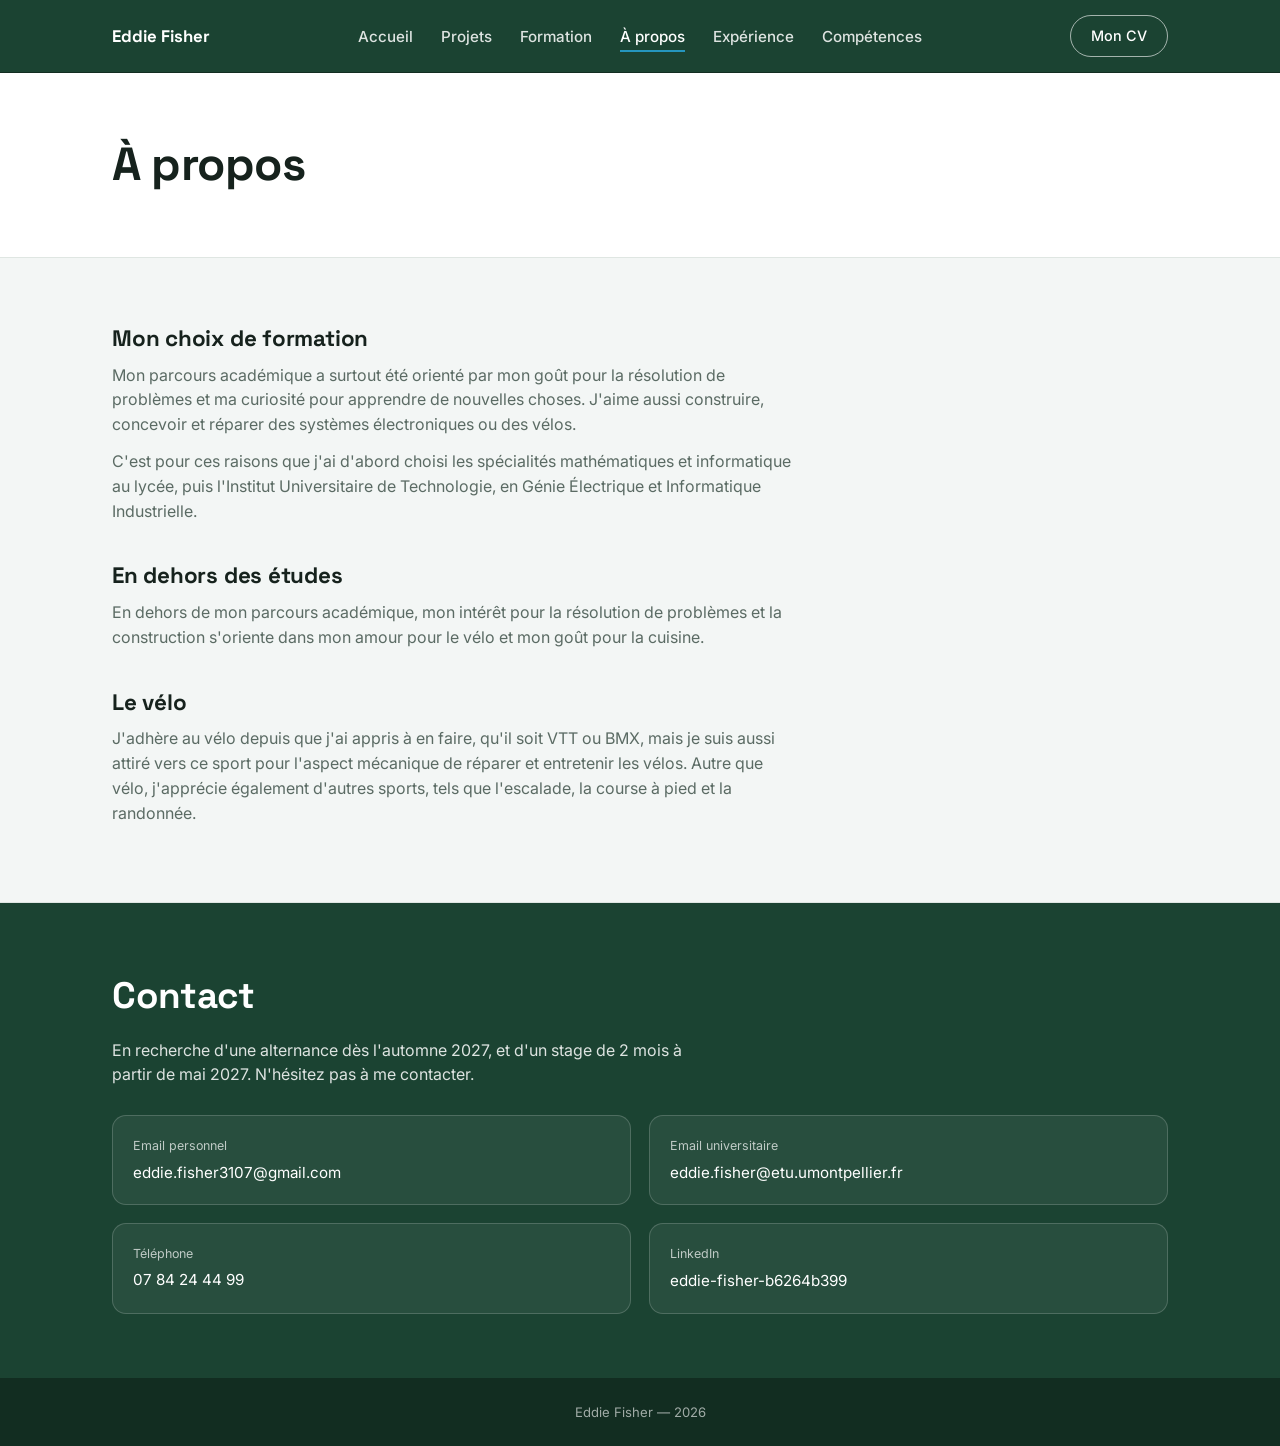
<file: qui-suis-je.html>
<!DOCTYPE html>
<html lang="fr">
<head>
<meta charset="UTF-8">
<meta name="viewport" content="width=device-width, initial-scale=1.0">
<title>À propos — Eddie Fisher</title>
<meta name="description" content="Centres d'intérêt d'Eddie Fisher.">
<!-- apercu-lien : aperçu affiché quand on partage le lien (LinkedIn, WhatsApp, etc.) -->
<meta property="og:type" content="website">
<meta property="og:locale" content="fr_FR">
<meta property="og:site_name" content="Eddie Fisher">
<meta property="og:title" content="À propos — Eddie Fisher">
<meta property="og:description" content="Centres d'intérêt d'Eddie Fisher.">
<meta property="og:url" content="https://eddiefisher3107.github.io/qui-suis-je.html">
<meta property="og:image" content="https://eddiefisher3107.github.io/assets/og-image.png">
<meta property="og:image:width" content="1200">
<meta property="og:image:height" content="630">
<meta property="og:image:alt" content="Eddie Fisher, étudiant en Génie Électrique et Informatique Industrielle">
<meta name="twitter:card" content="summary_large_image">
<!-- /apercu-lien -->
<link rel="preconnect" href="https://fonts.googleapis.com">
<link rel="preconnect" href="https://fonts.gstatic.com" crossorigin>
<link href="https://fonts.googleapis.com/css2?family=Space+Grotesk:wght@400;500;600;700&family=Inter:wght@400;500;600&display=swap" rel="stylesheet">
<link rel="icon" href="assets/favicon.ico">
<link rel="icon" type="image/png" href="assets/favicon-32.png">
<link rel="stylesheet" href="assets/style.css">
</head>
<body>
<header>
  <div class="wrap nav">
    <a class="brand" href="index.html">Eddie Fisher</a>
    <nav><ul id="navlist"><li><a href="index.html">Accueil</a></li><li><a href="projets.html">Projets</a></li><li><a href="formation.html">Formation</a></li><li><a href="qui-suis-je.html" class="active">À propos</a></li><li><a href="experience.html">Expérience</a></li><li><a href="competences.html">Compétences</a></li></ul></nav>
    <div style="display:flex;align-items:center;gap:14px">
      <a class="cv-btn" href="assets/CV_Eddie_Fisher.pdf" download>Mon CV</a>
      <button class="menu-btn" id="menuBtn" aria-label="Menu">☰</button>
    </div>
  </div>
</header>
<section class="page-head"><div class="wrap"><h1>À propos</h1></div></section>
<section class="block"><div class="wrap">

  <div class="detail-block" style="margin-top:0"><h2>Mon choix de formation</h2>
    <p class="lead">Mon parcours académique a surtout été orienté par mon goût pour la résolution de problèmes et ma curiosité pour apprendre de nouvelles choses. J'aime aussi construire, concevoir et réparer des systèmes électroniques ou des vélos.</p>
    <p class="lead">C'est pour ces raisons que j'ai d'abord choisi les spécialités mathématiques et informatique au lycée, puis l'Institut Universitaire de Technologie, en Génie Électrique et Informatique Industrielle.</p>
  </div>

  <div class="detail-block"><h2>En dehors des études</h2>
    <p class="lead">En dehors de mon parcours académique, mon intérêt pour la résolution de problèmes et la construction s'oriente dans mon amour pour le vélo et mon goût pour la cuisine.</p>
  </div>

  <div class="detail-block"><h2>Le vélo</h2>
    <p class="lead">J'adhère au vélo depuis que j'ai appris à en faire, qu'il soit VTT ou BMX, mais je suis aussi attiré vers ce sport pour l'aspect mécanique de réparer et entretenir les vélos. Autre que vélo, j'apprécie également d'autres sports, tels que l'escalade, la course à pied et la randonnée.</p>
  </div>

</div></section>
<section class="block" id="contact">
  <div class="wrap">
    <h2>Contact</h2>
    <p style="opacity:.85;max-width:60ch">En recherche d'une alternance dès l'automne 2027, et d'un stage de 2 mois à partir de mai 2027. N'hésitez pas à me contacter.</p>
    <div class="contact-grid">
      <div class="c-card"><div class="label">Email personnel</div><a href="mailto:eddie.fisher3107@gmail.com">eddie.fisher3107@gmail.com</a></div>
      <div class="c-card"><div class="label">Email universitaire</div><a href="mailto:eddie.fisher@etu.umontpellier.fr">eddie.fisher@etu.umontpellier.fr</a></div>
      <div class="c-card"><div class="label">Téléphone</div><p>07 84 24 44 99</p></div>
      <div class="c-card"><div class="label">LinkedIn</div><a href="http://www.linkedin.com/in/eddie-fisher-b6264b399" target="_blank" rel="noopener">eddie-fisher-b6264b399</a></div>
    </div>
  </div>
</section>
<footer>Eddie Fisher — 2026</footer>
<script src="assets/main.js"></script>
</body>
</html>
</file>
<file: assets/style.css>
:root {
  --bg: #f3f6f5;
  --surface: #ffffff;
  --green: #1b4332;
  --green-dark: #122d21;
  --blue: #2596be;
  --text: #16221d;
  --muted: #5b6b64;
  --border: #dfe6e2;
}
* {
  box-sizing: border-box;
  margin: 0;
  padding: 0;
}
html {
  scroll-behavior: smooth;
}
body {
  font-family: "Inter", sans-serif;
  background: var(--bg);
  color: var(--text);
  line-height: 1.55;
  overflow-x: hidden;
}
h1,
h2,
h3,
.brand {
  font-family: "Space Grotesk", sans-serif;
}
a {
  color: inherit;
  text-decoration: none;
}
img {
  max-width: 100%;
  display: block;
}
.wrap {
  max-width: 1120px;
  margin: 0 auto;
  padding: 0 32px;
}
@media (max-width: 640px) {
  .wrap {
    padding: 0 20px;
  }
}

/* circuit motif */
.circuit {
  position: absolute;
  inset: 0;
  overflow: hidden;
  pointer-events: none;
  z-index: 0;
}
.circuit svg {
  position: absolute;
  opacity: 0.16;
}

/* header */
header {
  position: sticky;
  top: 0;
  background: var(--green);
  border-bottom: 1px solid var(--green-dark);
  z-index: 50;
}
.nav {
  display: flex;
  align-items: center;
  justify-content: space-between;
  height: 72px;
}
.brand {
  font-weight: 700;
  font-size: 1.05rem;
  color: #fff;
}
nav ul {
  display: flex;
  gap: 28px;
  list-style: none;
}
nav ul a {
  font-size: 0.95rem;
  color: rgba(255, 255, 255, 0.85);
  font-weight: 500;
  transition: color 0.15s;
}
nav ul a:hover {
  color: #fff;
}
.cv-btn {
  border: 1.5px solid rgba(255, 255, 255, 0.6);
  color: #fff;
  padding: 9px 20px;
  border-radius: 999px;
  font-size: 0.9rem;
  font-weight: 500;
  white-space: nowrap;
}
.cv-btn:hover {
  background: #fff;
  color: var(--green);
}
.menu-btn {
  display: none;
  background: none;
  border: none;
  font-size: 1.5rem;
  cursor: pointer;
  color: #fff;
}
@media (max-width: 820px) {
  nav ul {
    position: fixed;
    top: 72px;
    left: 0;
    right: 0;
    background: var(--green);
    flex-direction: column;
    gap: 0;
    border-bottom: 1px solid var(--green-dark);
    transform: translateY(-150%);
    transition: transform 0.25s;
  }
  nav ul.open {
    transform: translateY(0);
  }
  nav ul li {
    border-top: 1px solid rgba(255, 255, 255, 0.15);
  }
  nav ul a {
    display: block;
    padding: 16px 32px;
  }
  .menu-btn {
    display: block;
  }
}

/* hero */
.hero {
  position: relative;
  padding: 72px 0 64px;
  background: var(--surface);
  border-bottom: 1px solid var(--border);
}
.hero-inner {
  position: relative;
  z-index: 1;
  display: grid;
  grid-template-columns: 1.15fr 0.85fr;
  gap: 48px;
  align-items: center;
}
@media (max-width: 820px) {
  .hero-inner {
    grid-template-columns: 1fr;
  }
}
.eyebrow-bar {
  width: 56px;
  height: 4px;
  background: var(--blue);
  margin-bottom: 20px;
  border-radius: 2px;
}
.hero h1 {
  font-size: clamp(2.1rem, 4vw, 2.9rem);
  font-weight: 700;
  margin-bottom: 16px;
}
.hero p.tagline {
  color: var(--muted);
  font-size: 1.1rem;
  max-width: 46ch;
  margin-bottom: 28px;
}
.btn-row {
  display: flex;
  flex-wrap: wrap;
  gap: 12px;
}
.btn {
  padding: 13px 22px;
  border-radius: 999px;
  font-size: 0.95rem;
  font-weight: 500;
  display: inline-flex;
  align-items: center;
  gap: 8px;
}
.btn-primary {
  background: var(--green);
  color: #fff;
}
.btn-primary:hover {
  background: var(--green-dark);
}
.btn-ghost {
  background: var(--surface);
  border: 1px solid var(--border);
  color: var(--text);
}
.btn-ghost:hover {
  border-color: var(--blue);
  color: var(--blue);
}
.photo-frame {
  position: relative;
  border-radius: 20px;
  overflow: hidden;
  aspect-ratio: 4/5;
  max-width: 260px;
  margin-left: auto;
  background: linear-gradient(145deg, var(--green) 0%, var(--blue) 100%);
  display: flex;
  align-items: center;
  justify-content: center;
}
@media (max-width: 820px) {
  .photo-frame {
    margin: 0 auto;
  }
}
.photo-frame svg {
  width: 46%;
  opacity: 0.9;
}
.photo-frame img {
  width: 100%;
  height: 100%;
  object-fit: cover;
  display: block;
}
.photo-frame span {
  position: absolute;
  bottom: 14px;
  left: 14px;
  right: 14px;
  color: #fff;
  font-size: 0.8rem;
  opacity: 0.85;
}

/* facts */
.facts {
  display: grid;
  grid-template-columns: repeat(4, 1fr);
  gap: 16px;
  margin-top: 44px;
  position: relative;
  z-index: 1;
}
@media (max-width: 820px) {
  .facts {
    grid-template-columns: repeat(2, 1fr);
  }
}
.fact-card {
  background: var(--surface);
  border: 1px solid var(--border);
  border-radius: 14px;
  padding: 22px;
}
.fact-card .ico {
  font-size: 1.3rem;
  margin-bottom: 10px;
  display: block;
}
.fact-card h3 {
  font-size: 1.02rem;
  font-weight: 600;
  margin-bottom: 2px;
}
.fact-card p {
  color: var(--muted);
  font-size: 0.88rem;
}

/* statement */
.statement {
  padding: 76px 0 20px;
  position: relative;
}
.statement-inner {
  border-left: 3px solid var(--blue);
  padding-left: 28px;
  margin-left: clamp(0px, 8vw, 140px);
  max-width: 26ch;
  position: relative;
}
.statement h2 {
  font-size: clamp(2rem, 4.2vw, 3rem);
  font-weight: 700;
  line-height: 1.15;
  letter-spacing: -0.01em;
}
.statement h2 em {
  color: var(--blue);
  font-style: normal;
}

/* sections */
section.block {
  padding: 64px 0;
  position: relative;
}
section.block + section.block {
  border-top: 1px solid var(--border);
}
section.block.alt {
  background: var(--surface);
}
.tag-bar {
  width: 44px;
  height: 4px;
  background: var(--blue);
  border-radius: 2px;
  margin-bottom: 18px;
}
.sec-label {
  display: flex;
  align-items: center;
  gap: 16px;
  margin-bottom: 16px;
}
.sec-label .num {
  font-family: "Space Grotesk", sans-serif;
  font-weight: 700;
  font-size: 1.3rem;
  color: var(--blue);
  letter-spacing: 0.02em;
}
.sec-label .line {
  flex: 1;
  height: 1px;
  background: var(--border);
}
.block h2 {
  font-size: clamp(1.7rem, 3.4vw, 2.3rem);
  font-weight: 700;
  margin-bottom: 14px;
  letter-spacing: -0.01em;
}
.highlight {
  background: #f4c430;
  color: var(--green-dark);
  padding: 1px 7px;
  border-radius: 3px;
  font-weight: 600;
  box-decoration-break: clone;
  -webkit-box-decoration-break: clone;
}
.block > .wrap > p.lead {
  color: var(--muted);
  max-width: 64ch;
  margin-bottom: 8px;
}
.arrow-link {
  display: inline-flex;
  align-items: center;
  gap: 8px;
  margin-top: 22px;
  font-weight: 500;
  color: var(--green);
  border-bottom: 1px solid var(--green);
  padding-bottom: 2px;
}
.arrow-link:hover {
  color: var(--blue);
  border-color: var(--blue);
}

/* formation */
.formation-grid {
  display: grid;
  grid-template-columns: 1fr 1fr;
  gap: 20px;
  margin-top: 28px;
}
@media (max-width: 820px) {
  .formation-grid {
    grid-template-columns: 1fr;
  }
}
.f-card {
  background: var(--surface);
  border: 1px solid var(--border);
  border-radius: 14px;
  padding: 24px;
}
.f-card h3 {
  font-size: 1.08rem;
  margin-bottom: 6px;
}
.f-card p {
  color: var(--muted);
  font-size: 0.92rem;
  margin-bottom: 10px;
}
.f-card .links {
  display: flex;
  flex-direction: column;
  gap: 4px;
  font-size: 0.88rem;
}
.f-card .links a {
  color: var(--blue);
}
.f-card .links a:hover {
  text-decoration: underline;
}
.habs {
  margin-top: 20px;
  display: flex;
  gap: 12px;
  flex-wrap: wrap;
}
.hab-pill {
  background: var(--surface);
  border: 1px solid var(--border);
  border-radius: 999px;
  padding: 8px 16px;
  font-size: 0.85rem;
  color: var(--muted);
}

/* competences */
.comp-list {
  margin-top: 28px;
  border-top: 1px solid var(--border);
}
.comp-row {
  display: grid;
  grid-template-columns: 240px 1fr;
  gap: 24px;
  padding: 18px 0;
  border-bottom: 1px solid var(--border);
}
@media (max-width: 640px) {
  .comp-row {
    grid-template-columns: 1fr;
    gap: 4px;
  }
}
.comp-row h3 {
  font-size: 0.98rem;
  color: var(--green);
}
.comp-row p {
  font-size: 0.92rem;
  color: var(--muted);
}

/* project modal */
.proj-card {
  cursor: pointer;
}
.modal-overlay {
  position: fixed;
  inset: 0;
  background: rgba(18, 30, 24, 0.6);
  display: none;
  align-items: center;
  justify-content: center;
  padding: 24px;
  z-index: 200;
}
.modal-overlay.open {
  display: flex;
}
.modal {
  background: var(--surface);
  border-radius: 18px;
  max-width: 880px;
  width: 100%;
  max-height: 88vh;
  overflow-y: auto;
  position: relative;
  padding: 28px;
}
.modal-close {
  position: absolute;
  top: 14px;
  right: 14px;
  background: var(--bg);
  border: 1px solid var(--border);
  border-radius: 50%;
  width: 34px;
  height: 34px;
  font-size: 1.1rem;
  cursor: pointer;
  line-height: 1;
}
.modal-top {
  display: grid;
  grid-template-columns: 1fr 1fr;
  gap: 24px;
  margin-top: 8px;
  align-items: start;
}
@media (max-width: 620px) {
  .modal-top {
    grid-template-columns: 1fr;
  }
}
.modal-photo {
  position: relative;
  height: min(420px, 50vh);
  border-radius: 12px;
  overflow: hidden;
  background: var(--bg);
}
.modal-photo-track {
  display: flex;
  height: 100%;
  transition: transform 0.3s;
}
.modal-photo-track img {
  width: 100%;
  height: 100%;
  object-fit: contain;
  flex-shrink: 0;
}
.modal-photo-empty {
  position: absolute;
  inset: 0;
  align-items: center;
  justify-content: center;
  color: var(--muted);
  font-size: 0.85rem;
}
.modal-nav {
  position: absolute;
  top: 50%;
  transform: translateY(-50%);
  background: rgba(255, 255, 255, 0.85);
  border: none;
  border-radius: 50%;
  width: 30px;
  height: 30px;
  cursor: pointer;
  font-size: 1rem;
}
.modal-nav.prev {
  left: 8px;
}
.modal-nav.next {
  right: 8px;
}
.modal-dots {
  position: absolute;
  bottom: 8px;
  left: 0;
  right: 0;
  display: flex;
  justify-content: center;
  gap: 6px;
}
.modal-dots span {
  width: 6px;
  height: 6px;
  border-radius: 50%;
  background: rgba(255, 255, 255, 0.6);
}
.modal-dots span.on {
  background: #fff;
}
.modal-resume h3 {
  font-size: 1.2rem;
  margin-bottom: 10px;
}
.modal-resume p {
  color: var(--muted);
  font-size: 0.92rem;
  margin-bottom: 10px;
}
.modal-bottom {
  display: grid;
  grid-template-columns: 1fr 1fr;
  gap: 20px;
  margin-top: 22px;
  padding-top: 20px;
  border-top: 1px solid var(--border);
}
@media (max-width: 620px) {
  .modal-bottom {
    grid-template-columns: 1fr;
  }
}
.modal-label {
  display: block;
  font-size: 0.78rem;
  text-transform: uppercase;
  letter-spacing: 0.03em;
  color: var(--muted);
  margin-bottom: 8px;
}
.modal-tagcloud {
  font-size: 0.9rem;
  color: var(--text);
}
.modal-tag {
  font-weight: 500;
}
.modal-tag:not(:last-child)::after {
  content: ", ";
  font-weight: 400;
  color: var(--text);
}

/* projects */
.proj-grid {
  display: grid;
  grid-template-columns: repeat(3, 1fr);
  gap: 20px;
  margin-top: 28px;
}
@media (max-width: 900px) {
  .proj-grid {
    grid-template-columns: repeat(2, 1fr);
  }
}
@media (max-width: 600px) {
  .proj-grid {
    grid-template-columns: 1fr;
  }
}
.proj-card {
  background: var(--surface);
  border: 1px solid var(--border);
  border-radius: 0;
  overflow: hidden;
  display: flex;
  flex-direction: column;
}
.proj-card .thumb {
  aspect-ratio: 4/3;
  background: var(--bg);
  display: flex;
  align-items: center;
  justify-content: center;
  overflow: hidden;
}
.proj-card .thumb img {
  width: 100%;
  height: 100%;
  object-fit: cover;
}
.proj-card .thumb.placeholder {
  color: var(--muted);
  font-size: 0.8rem;
  text-align: center;
  padding: 16px;
}
.proj-body {
  padding: 18px;
  flex: 1;
  display: flex;
  flex-direction: column;
}
.proj-body h3 {
  font-size: 0.98rem;
  margin-bottom: 8px;
}
.proj-body p {
  font-size: 0.85rem;
  color: var(--muted);
  flex: 1;
}

/* tools */
.tool-cols {
  display: grid;
  grid-template-columns: 1fr 1fr;
  gap: 48px;
  margin-top: 20px;
}
@media (max-width: 700px) {
  .tool-cols {
    grid-template-columns: 1fr;
    gap: 8px;
  }
}
.tool-cols h3 {
  font-size: 1rem;
  color: var(--green);
  margin: 24px 0 4px;
  border-top: 1px solid var(--border);
  padding-top: 20px;
}
.tool-cols h3:first-of-type {
  margin-top: 0;
  border-top: none;
  padding-top: 0;
}
.tool-list {
  list-style: none;
}
.tool-list li {
  padding: 10px 0;
  border-bottom: 1px solid var(--border);
  font-size: 0.9rem;
}
.tool-list li b {
  font-weight: 600;
}
.tool-list li span {
  color: var(--muted);
  display: block;
  margin-top: 2px;
  font-size: 0.85rem;
}
.tool-list.logo-list li {
  display: flex;
  align-items: center;
  gap: 12px;
}
.tool-list.logo-list img {
  width: 72px;
  height: 32px;
  object-fit: contain;
  flex-shrink: 0;
}
.tool-list.logo-list img.logo-big {
  height: 52px;
}

/* experience & interests */
.exp-list {
  margin-top: 24px;
  display: flex;
  flex-direction: column;
  gap: 18px;
}
.exp-item {
  display: flex;
  gap: 18px;
  background: var(--surface);
  border: 1px solid var(--border);
  border-radius: 14px;
  padding: 20px;
}
.exp-item .dot {
  width: 10px;
  height: 10px;
  border-radius: 50%;
  background: var(--blue);
  margin-top: 7px;
  flex-shrink: 0;
}
.exp-item h3 {
  font-size: 1rem;
  margin-bottom: 4px;
}
.exp-item p {
  color: var(--muted);
  font-size: 0.9rem;
}
.interests {
  margin-top: 20px;
  display: flex;
  flex-wrap: wrap;
  gap: 10px;
}
.interests span {
  background: var(--green);
  color: #fff;
  border-radius: 999px;
  padding: 8px 16px;
  font-size: 0.85rem;
}

/* contact */
#contact {
  background: var(--green);
  color: #fff;
}
#contact .tag-bar {
  background: var(--blue);
}
#contact h2 {
  color: #fff;
}
.contact-grid {
  display: grid;
  grid-template-columns: repeat(2, 1fr);
  gap: 18px;
  margin-top: 28px;
}
@media (max-width: 700px) {
  .contact-grid {
    grid-template-columns: 1fr;
  }
}
.c-card {
  background: rgba(255, 255, 255, 0.06);
  border: 1px solid rgba(255, 255, 255, 0.18);
  border-radius: 14px;
  padding: 20px;
}
.c-card .ico {
  font-size: 1.1rem;
  margin-bottom: 8px;
  display: block;
}
.c-card a,
.c-card p {
  color: #fff;
  font-size: 0.95rem;
}
.c-card a:hover {
  color: var(--blue);
}
.c-card .label {
  font-size: 0.78rem;
  opacity: 0.7;
  margin-bottom: 4px;
}

footer {
  background: var(--green-dark);
  color: rgba(255, 255, 255, 0.6);
  text-align: center;
  padding: 24px 0;
  font-size: 0.82rem;
}

/* multi-page additions */
nav ul a.active {
  color: #fff;
  box-shadow: 0 2px 0 var(--blue);
  padding-bottom: 4px;
}
.page-head {
  position: relative;
  background: var(--surface);
  border-bottom: 1px solid var(--border);
  padding: 56px 0 44px;
  overflow: hidden;
}
.page-head .wrap {
  position: relative;
  z-index: 1;
}
.page-head h1 {
  font-size: clamp(2.1rem, 4vw, 2.9rem);
  font-weight: 700;
  margin-bottom: 12px;
  letter-spacing: -0.01em;
}
.page-head p {
  color: var(--muted);
  max-width: 66ch;
}
.info-list {
  margin-top: 24px;
  border-top: 1px solid var(--border);
}
.info-row {
  display: grid;
  grid-template-columns: 220px 1fr;
  gap: 24px;
  padding: 16px 0;
  border-bottom: 1px solid var(--border);
}
@media (max-width: 640px) {
  .info-row {
    grid-template-columns: 1fr;
    gap: 2px;
  }
}
.info-row dt {
  font-weight: 600;
  color: var(--green);
  font-size: 0.95rem;
}
.info-row dd {
  color: var(--text);
  font-size: 0.95rem;
}
.info-row dd a {
  color: var(--blue);
}
.info-row dd a:hover {
  text-decoration: underline;
}
.sum-grid {
  display: grid;
  grid-template-columns: repeat(3, 1fr);
  gap: 20px;
  margin-top: 28px;
}
@media (max-width: 820px) {
  .sum-grid {
    grid-template-columns: 1fr;
  }
}
.sum-card {
  background: var(--surface);
  border: 1px solid var(--border);
  border-radius: 14px;
  padding: 24px;
}
.sum-card h3 {
  font-size: 1.05rem;
  color: var(--green);
  margin-bottom: 10px;
}
.sum-card ul {
  list-style: none;
  color: var(--muted);
  font-size: 0.9rem;
}
.sum-card li {
  padding: 5px 0;
}
.detail-block {
  margin-top: 36px;
}
.detail-block > h2 {
  font-size: 1.4rem;
  margin-bottom: 6px;
}
.tl {
  margin-top: 16px;
  display: flex;
  flex-direction: column;
  gap: 16px;
}
.tl-item {
  background: var(--surface);
  border: 1px solid var(--border);
  border-radius: 0;
  padding: 22px;
}
.tl-item h3 {
  font-size: 1.05rem;
  margin-bottom: 4px;
}
.tl-item .meta {
  color: var(--text);
  font-size: 0.85rem;
  font-weight: 500;
  margin-bottom: 8px;
}
.tl-item.has-photo {
  display: grid;
  grid-template-columns: 1fr 360px;
  gap: 22px;
  align-items: center;
}
.tl-item.has-photo.has-logo {
  grid-template-columns: 1fr 170px;
}
.has-logo .tl-photo {
  height: 190px;
  background: transparent;
}
.tl-photo {
  width: 100%;
  height: 240px;
  object-fit: contain;
  background: var(--bg);
  border-radius: 0;
}
@media (max-width: 640px) {
  .tl-item.has-photo {
    grid-template-columns: 1fr 38%;
    gap: 14px;
  }
  .tl-item.has-photo.has-logo {
    grid-template-columns: 1fr 30%;
  }
  .tl-photo {
    height: 120px;
  }
  .has-logo .tl-photo {
    height: 120px;
  }
}
.tl-item p {
  color: var(--muted);
  font-size: 0.92rem;
  margin-bottom: 8px;
}
.tl-item .links {
  display: flex;
  flex-direction: column;
  gap: 4px;
  font-size: 0.88rem;
}
.tl-item .links a {
  color: var(--blue);
}
.tl-item .links a:hover {
  text-decoration: underline;
}

/* paragraphes de texte à l'intérieur des blocs de page (À propos, etc.) */
.detail-block p.lead {
  color: var(--muted);
  max-width: 68ch;
  margin-bottom: 12px;
}
.detail-block .info-list {
  margin-top: 18px;
}

/* titre d'accueil sur plusieurs lignes : interligne resserré */
.hero h1 {
  line-height: 1.2;
}

/* agrandissement d'une photo du pop-up */
.modal-photo-track img {
  cursor: zoom-in;
}
.lightbox {
  position: fixed;
  inset: 0;
  background: rgba(10, 18, 14, 0.92);
  display: none;
  align-items: center;
  justify-content: center;
  padding: 24px;
  z-index: 300;
  cursor: zoom-out;
}
.lightbox.open {
  display: flex;
}
.lightbox img {
  max-width: 100%;
  max-height: 100%;
  object-fit: contain;
  background: #fff;
}
.lightbox::after {
  content: "×";
  position: absolute;
  top: 12px;
  right: 24px;
  color: #fff;
  font-size: 2.2rem;
  line-height: 1;
}

/* projet mis en avant : occupe toute une rangée, plus grand que les autres */
.proj-card.featured {
  grid-column: 1 / -1;
  flex-direction: row;
}
.proj-card.featured .thumb {
  flex: 0 0 42%;
  aspect-ratio: auto;
  min-height: 300px;
}
.proj-card.featured .proj-body {
  padding: 36px 40px;
  justify-content: center;
}
.proj-card.featured h3 {
  font-size: 1.5rem;
  margin-bottom: 14px;
}
.proj-card.featured p {
  font-size: 1rem;
  flex: 0 1 auto;
  max-width: 52ch;
}
.proj-status {
  display: inline-block;
  align-self: flex-start;
  font-size: 0.78rem;
  font-weight: 600;
  letter-spacing: 0.03em;
  text-transform: uppercase;
  color: var(--green);
  border: 1px solid var(--green);
  padding: 3px 10px;
  margin-bottom: 14px;
}
@media (max-width: 700px) {
  .proj-card.featured {
    flex-direction: column;
  }
  .proj-card.featured .thumb {
    flex: none;
    min-height: 200px;
  }
  .proj-card.featured .proj-body {
    padding: 22px;
  }
}

/* ligne d'outil sans logo : garde le nom aligné avec les autres */
.tool-list.logo-list .logo-spacer {
  width: 72px;
  flex-shrink: 0;
}

/* photos à gauche (page Formation) */
.tl-item.has-photo.photo-left {
  grid-template-columns: 360px 1fr;
}
.photo-left .tl-photo {
  order: -1;
}
@media (max-width: 640px) {
  .tl-item.has-photo.photo-left {
    grid-template-columns: 38% 1fr;
  }
}

/* « Voir plus / Voir moins » sur la page Projets */
.proj-card.proj-extra {
  display: none;
}
.proj-grid.expanded .proj-card.proj-extra {
  display: flex;
}
.show-more-wrap {
  text-align: center;
  margin-top: 24px;
}
.show-more {
  cursor: pointer;
  font-family: inherit;
}
</file>
